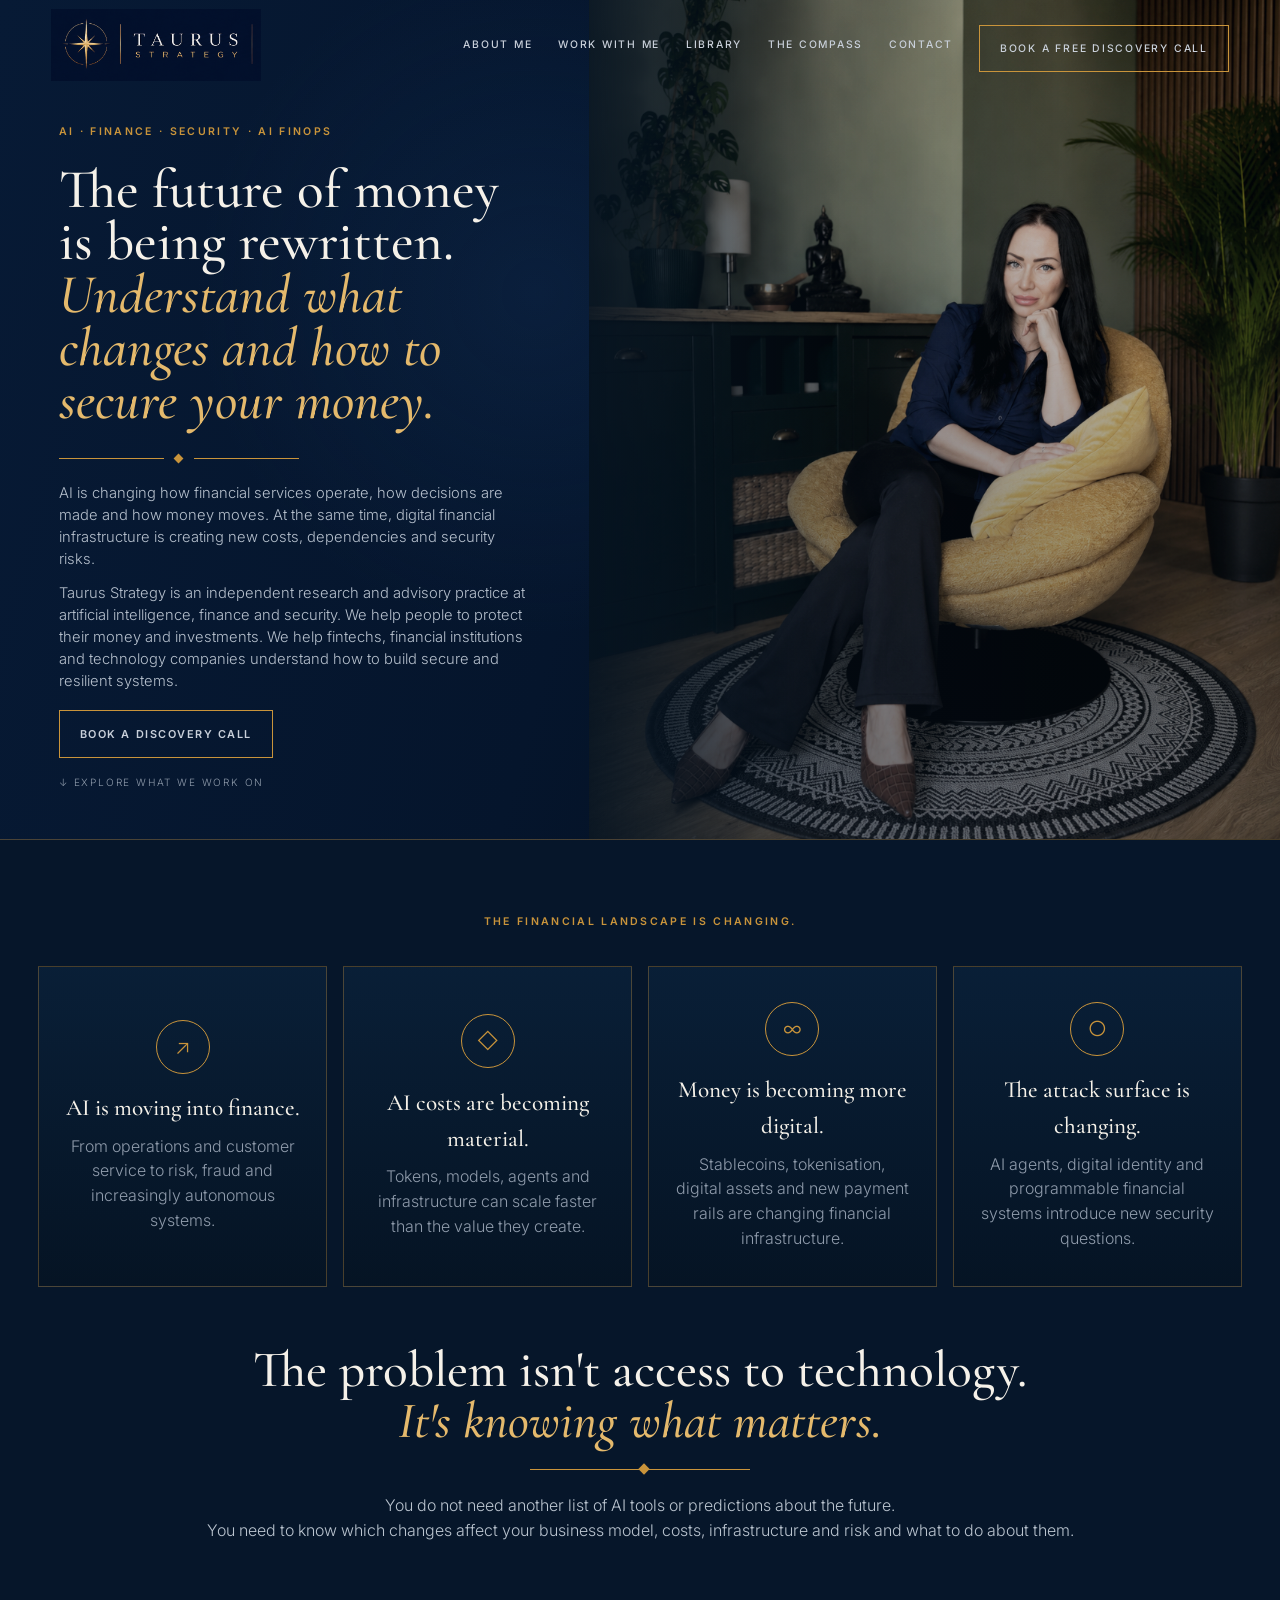
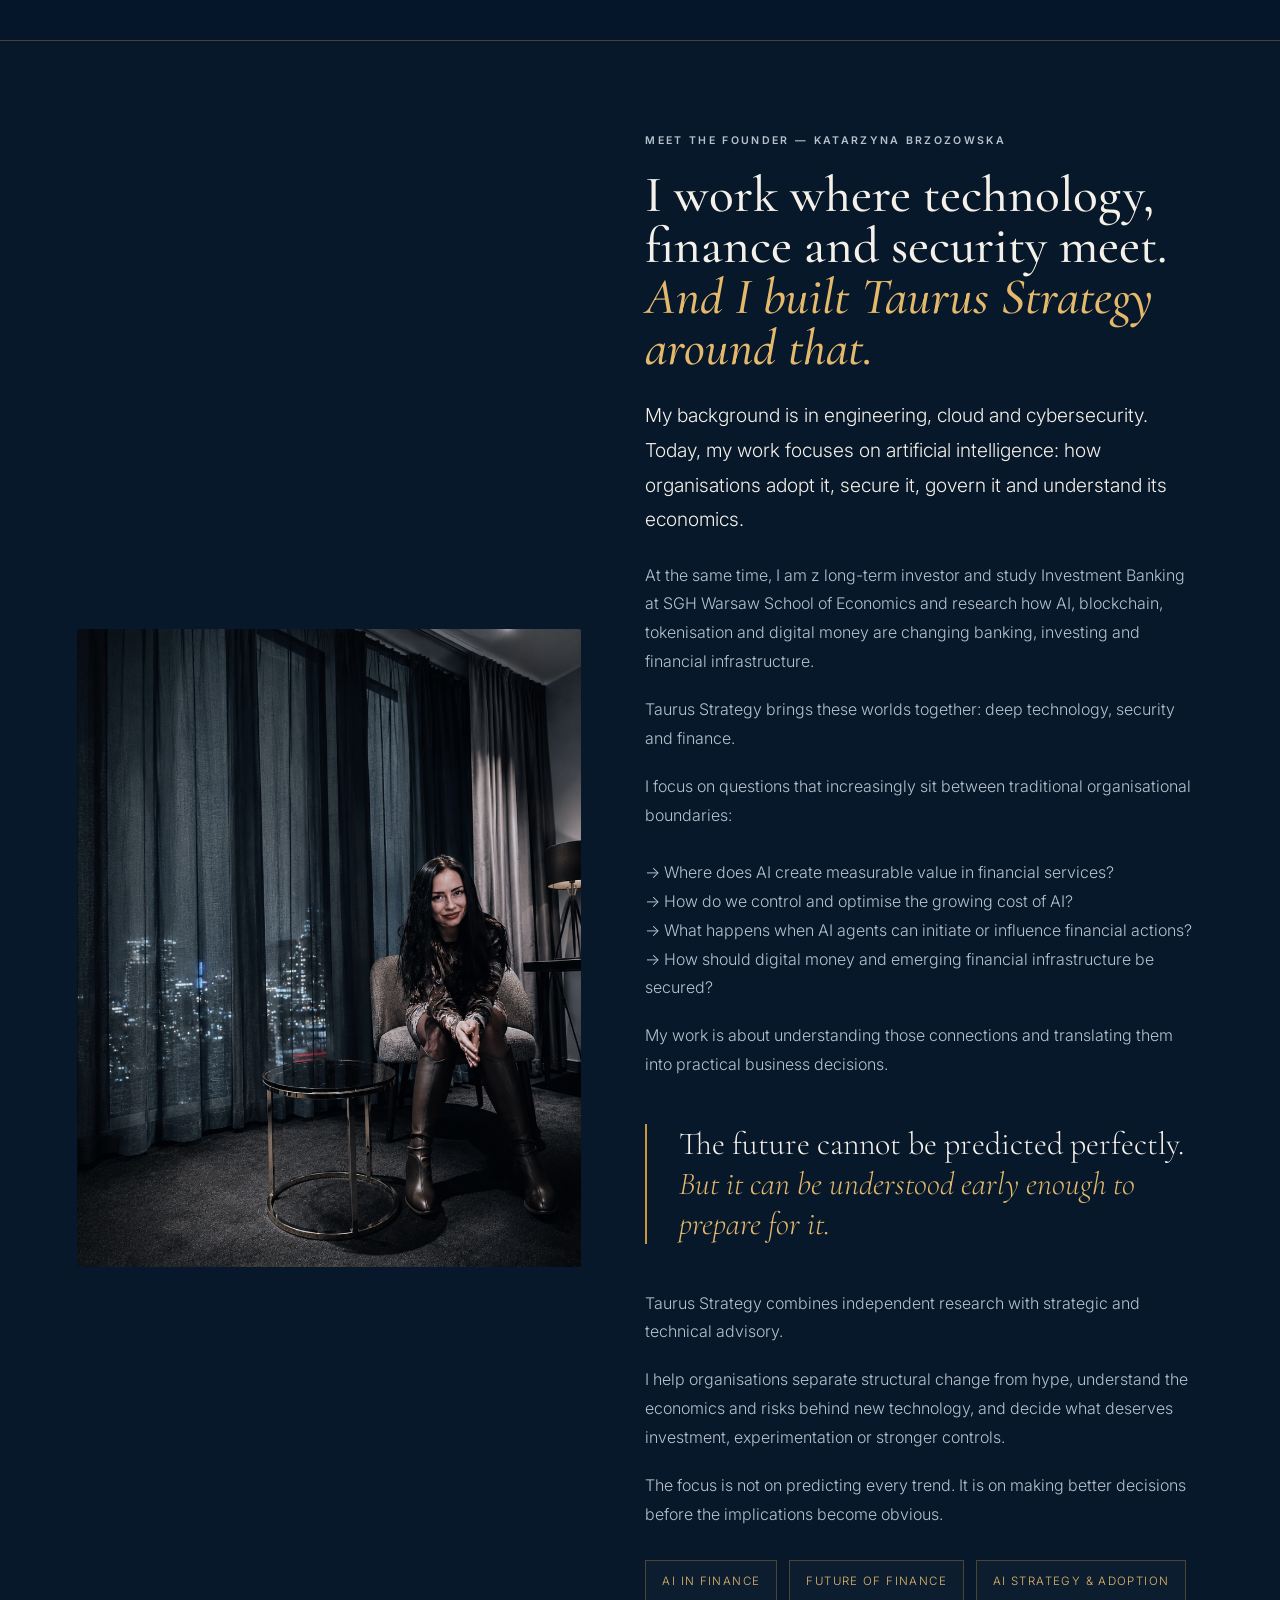
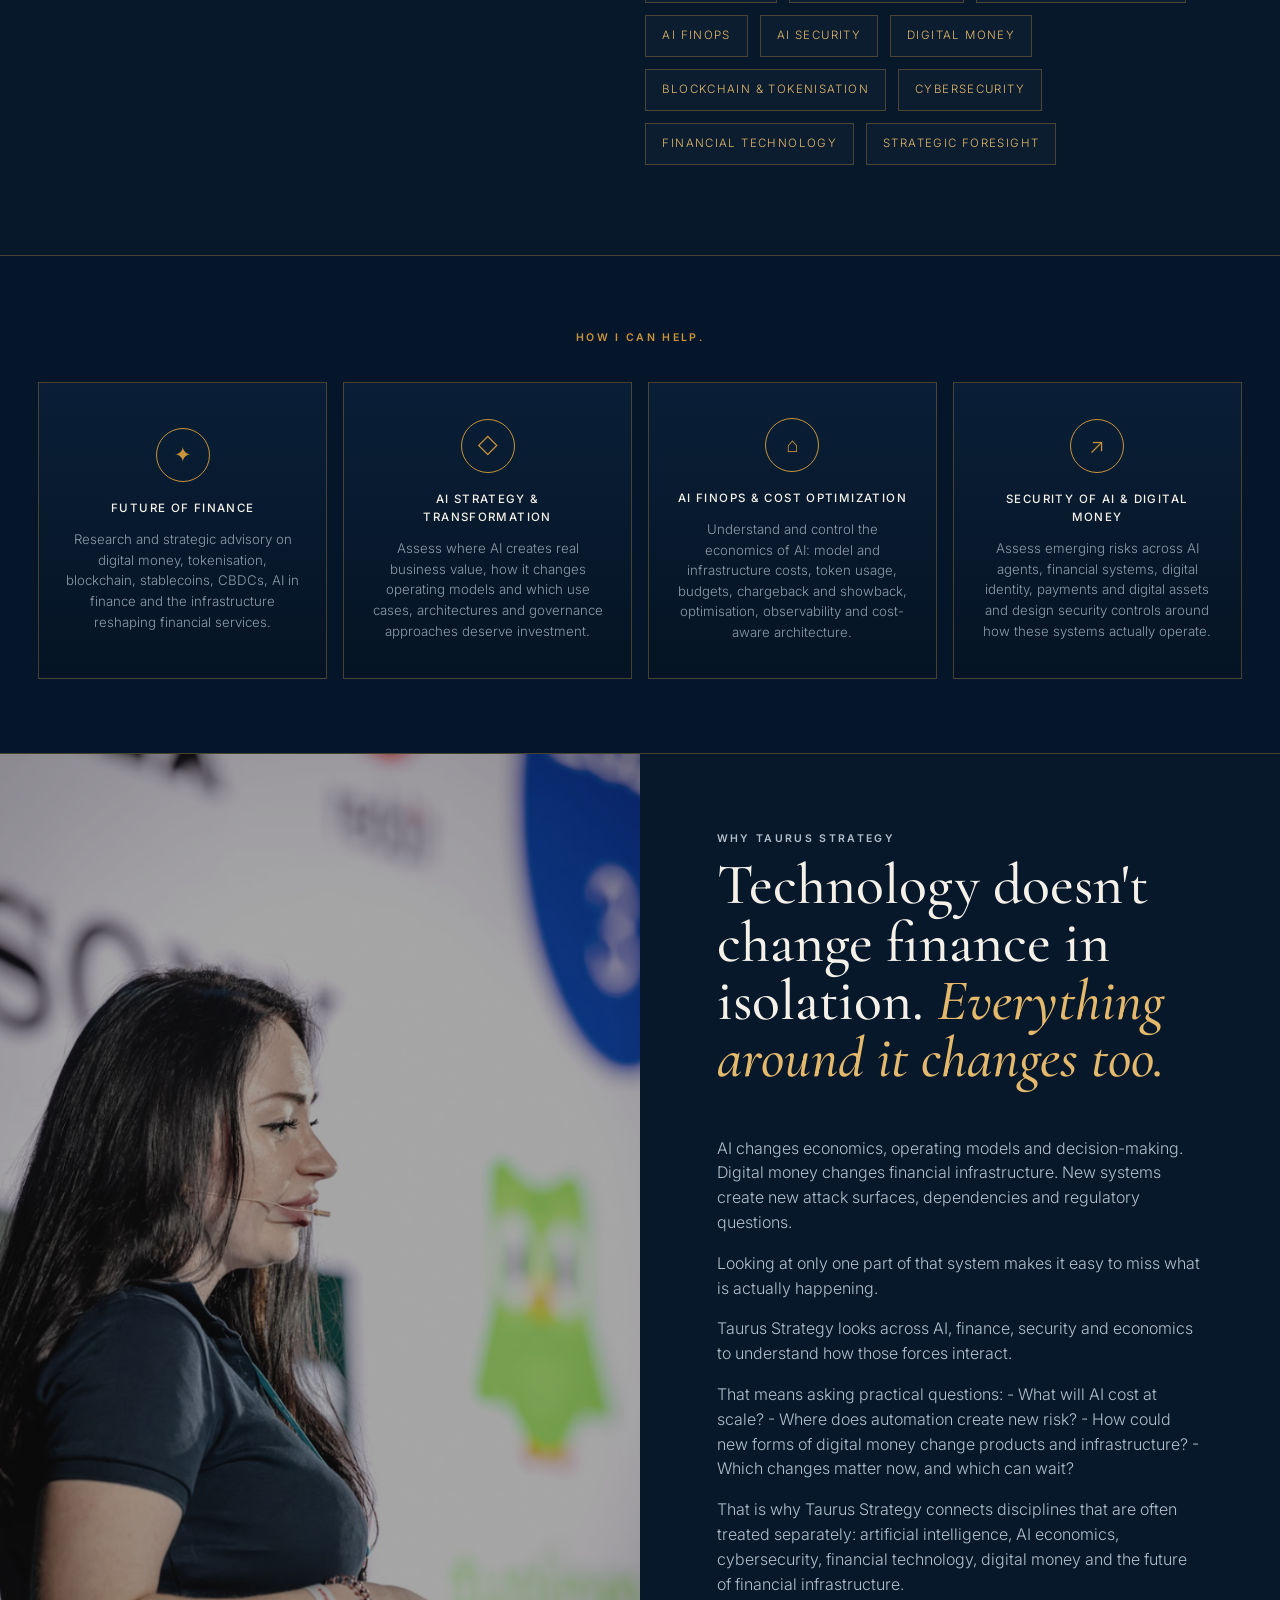
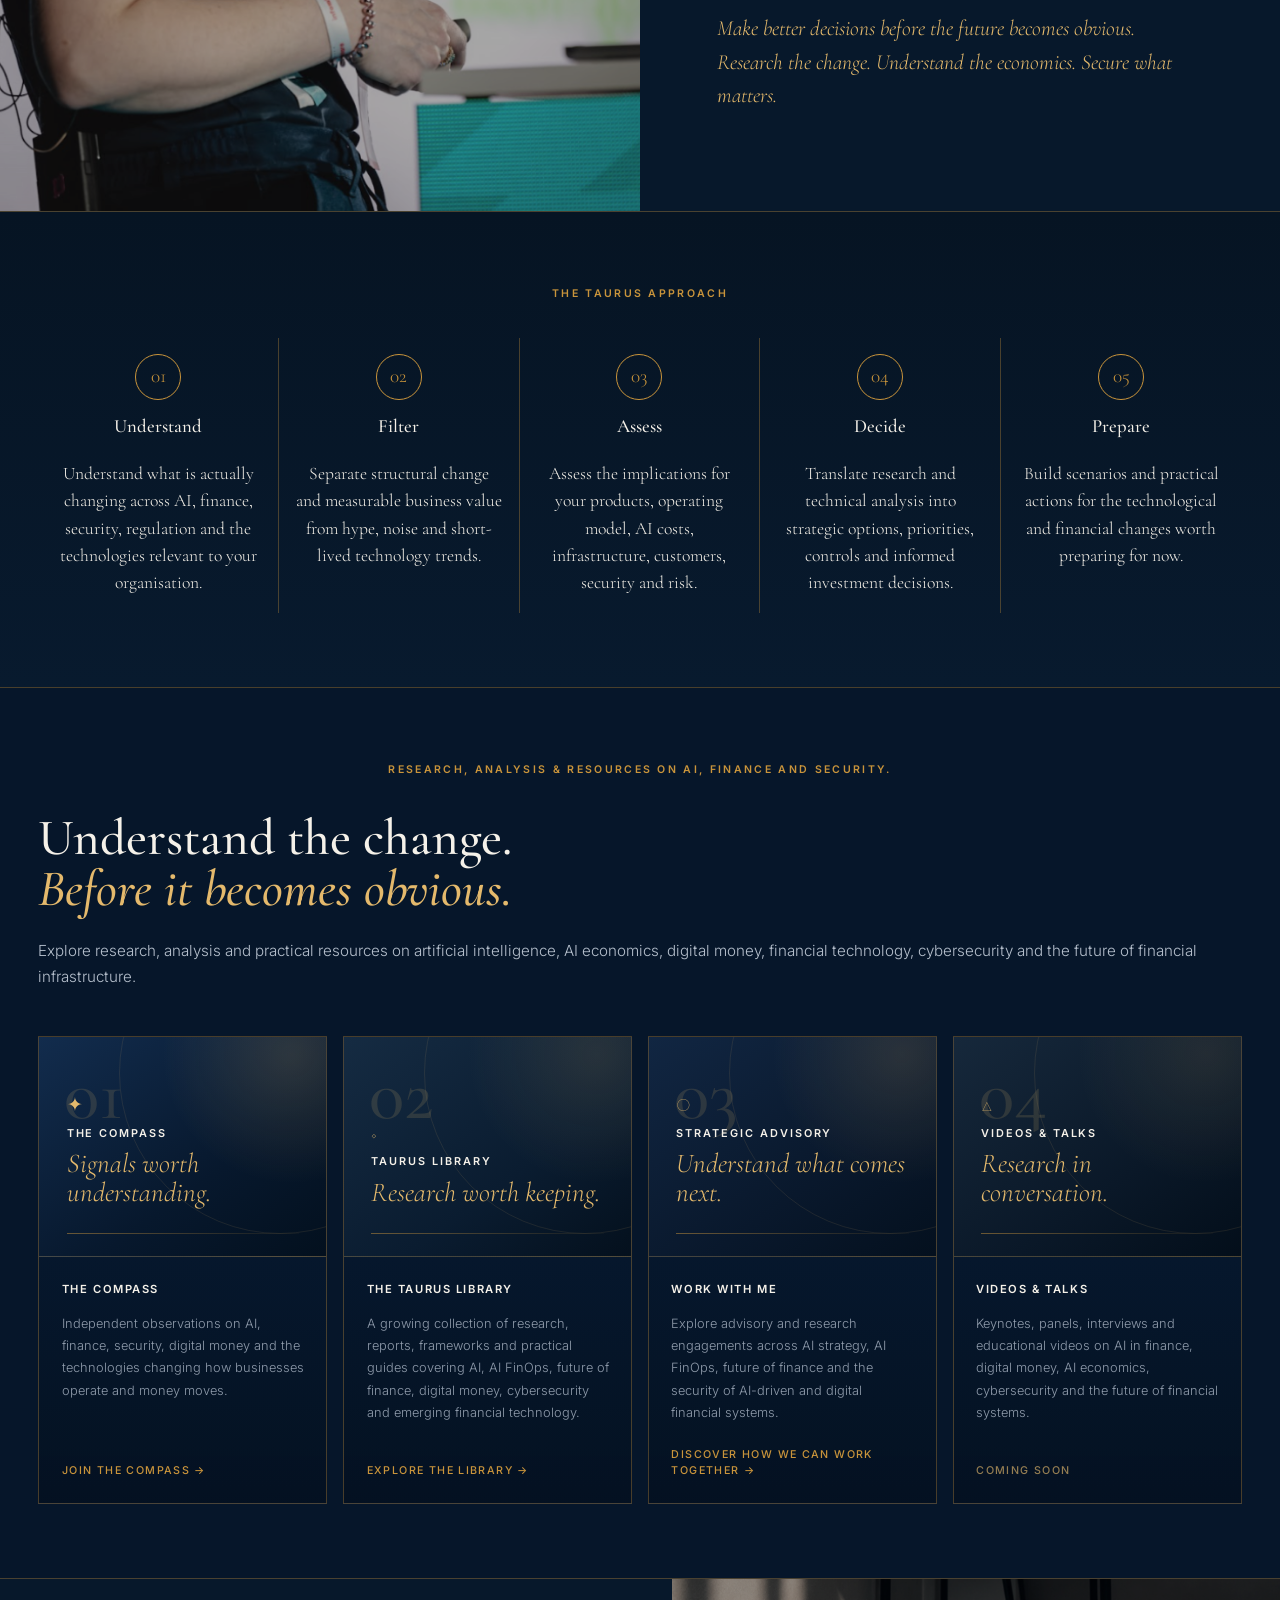
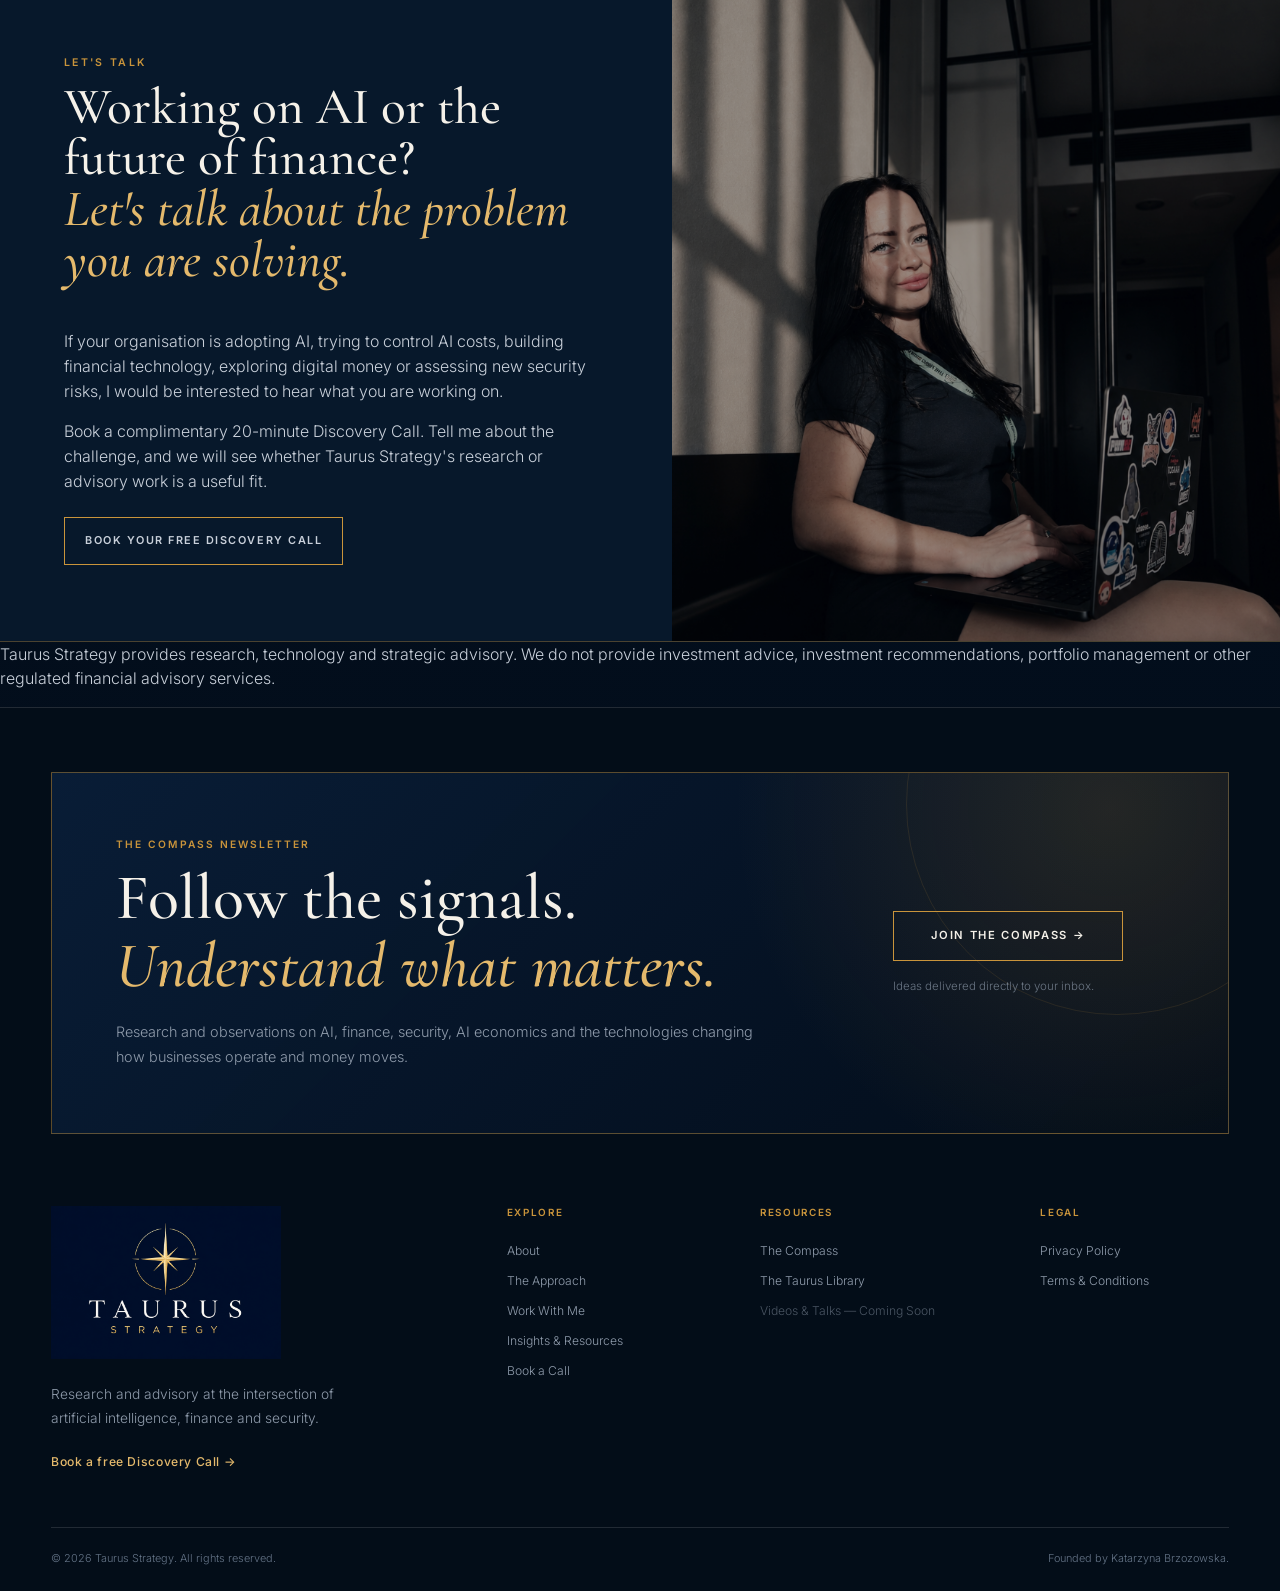
<file: index.html>
<!doctype html>
<html lang="en">
<head>
  <meta charset="utf-8">
  <meta name="viewport" content="width=device-width, initial-scale=1">

  <title>AI FinOps, AI Security & Finance Consulting | Taurus Strategy</title>

  <meta name="description"
        content="AI FinOps, AI security and financial technology consulting for fintechs, financial institutions and technology companies. Research and advisory on AI costs, digital money and the future of finance.">

  <meta name="theme-color" content="#06162a">

  <link rel="canonical" href="https://taurusstrategy.github.io/">

  <!-- Open Graph -->
  <meta property="og:title"
        content="AI FinOps, AI Security & Finance Consulting | Taurus Strategy">

  <meta property="og:description"
        content="Research and advisory at the intersection of AI, finance and security. AI FinOps, AI security, digital money and the future of financial technology.">

  <meta property="og:type" content="website">
  <meta property="og:url" content="https://taurusstrategy.github.io/">

  <!-- Structured Data -->
  <script type="application/ld+json">
  {
    "@context": "https://schema.org",
    "@type": "Organization",
    "name": "Taurus Strategy",
    "url": "https://taurusstrategy.github.io/",
    "description": "Independent research and advisory practice focused on artificial intelligence, finance, investing, AI FinOps and security.",
    "founder": {
      "@type": "Person",
      "name": "Katarzyna Brzozowska"
    },
    "knowsAbout": [
      "Artificial Intelligence",
      "AI FinOps",
      "AI Cost Optimization",
      "AI Security",
      "Financial Technology",
      "AI for Investing",
      "Digital Money",
      "Cybersecurity",
      "Blockchain",
      "Tokenisation",
      "Future of Finance"
    ]
  }
  </script>

  <link rel="preconnect" href="https://fonts.googleapis.com">
  <link rel="preconnect" href="https://fonts.gstatic.com" crossorigin>

  <link href="https://fonts.googleapis.com/css2?family=Cormorant+Garamond:ital,wght@0,500;0,600;1,500&family=Inter:wght@300;400;500;600&display=swap"
        rel="stylesheet">

  <link rel="stylesheet" href="styles.css">
  <script defer src="script.js"></script>
</head>

<body>

<a class="skip-link" href="#main">Skip to content</a>


<!-- HEADER -->

<header class="site-header">

  <a class="brand" href="index.html" aria-label="Taurus Strategy home">
    <img
      src="assets/taurus-logo-horizontal.png"
      alt="Taurus Strategy">
  </a>

  <button
    class="menu-toggle"
    type="button"
    aria-expanded="false"
    aria-controls="main-nav"
    aria-label="Open navigation">

    <span></span>
    <span></span>

  </button>

  <nav
    id="main-nav"
    class="main-nav"
    aria-label="Main navigation">

    <a href="index.html#about-me">
      About Me
    </a>

    <a href="index.html#work-with-me">
      Work With Me
    </a>

    <a href="library.html">
      Library
    </a>

    <a
      href="https://katarzynabrzozowska.kit.com/5793950dbb"
      target="_blank"
      rel="noopener noreferrer">
      The Compass
    </a>

    <a href="contact.html">
      Contact
    </a>

    <a
      class="button button-outline nav-cta"
      href="https://tidycal.com/katarzynabrzozowskapoland/20-minute-meeting-free"
      target="_blank"
      rel="noopener noreferrer">
      Book a Free Discovery Call
    </a>

  </nav>

</header>


<main id="main">


<!-- HERO -->

<section class="hero" id="top">

  <div class="hero-copy reveal">

    <p class="eyebrow">
      AI · FINANCE · SECURITY · AI FINOPS
    </p>

    <h1>
      The future of money is being rewritten.
      <em>Understand what changes and how to secure your money.</em>
    </h1>

    <div class="gold-divider"><span></span></div>

    <p class="hero-problem">
      AI is changing how financial services operate, how decisions are made
      and how money moves. At the same time, digital financial infrastructure
      is creating new costs, dependencies and security risks.
    </p>

    <p class="hero-summary">
      Taurus Strategy is an independent research and advisory practice at 
      artificial intelligence, finance and security.
      We help people to protect their money and investments.
      We help fintechs, financial institutions and technology companies
      understand how to build secure and resilient systems.
    </p>

    <a
      class="button button-outline"
      href="https://tidycal.com/katarzynabrzozowskapoland/20-minute-meeting-free"
      target="_blank"
      rel="noopener">
      Book a Discovery Call
    </a>

    <a class="scroll-link" href="#familiar">
      ↓ Explore what we work on
    </a>

  </div>


  <div class="hero-photo-wrap reveal">

    <img
      src="assets/katarzyna-portrait-01.jpeg"
      alt="Katarzyna Brzozowska, founder of Taurus Strategy">

    <div class="photo-overlay"></div>

  </div>

</section>


<!-- LANDSCAPE -->

<section class="familiar" id="familiar">

  <div class="section-label reveal">
    The financial landscape is changing.
  </div>


  <div class="familiar-grid">

    <article class="familiar-card reveal">

      <span class="icon">↗</span>

      <h3>AI is moving into finance.</h3>

      <p>
        From operations and customer service to risk, fraud
        and increasingly autonomous systems.
      </p>

    </article>


    <article class="familiar-card reveal">

      <span class="icon">◇</span>

      <h3>AI costs are becoming material.</h3>

      <p>
        Tokens, models, agents and infrastructure can scale
        faster than the value they create.
      </p>

    </article>


    <article class="familiar-card reveal">

      <span class="icon">∞</span>

      <h3>Money is becoming more digital.</h3>

      <p>
        Stablecoins, tokenisation, digital assets and new payment
        rails are changing financial infrastructure.
      </p>

    </article>


    <article class="familiar-card reveal">

      <span class="icon">○</span>

      <h3>The attack surface is changing.</h3>

      <p>
        AI agents, digital identity and programmable financial
        systems introduce new security questions.
      </p>

    </article>

  </div>


  <div class="mirror-statement reveal">

    <h2>
      The problem isn't access to technology.<br>
      <em>It's knowing what matters.</em>
    </h2>

    <div class="statement-line"></div>

    <p>
      You do not need another list of AI tools or predictions about the future.<br>
      You need to know which changes affect your business model, costs,
      infrastructure and risk and what to do about them.
    </p>

  </div>

</section>



<!-- FOUNDER -->

<section class="founder" id="about-me">

  <div class="founder-photo reveal">

    <img
      src="assets/katarzyna-portrait-01.jpg"
      alt="Katarzyna Brzozowska">

  </div>


  <div class="founder-copy reveal">

    <p class="eyebrow">
      Meet the Founder — Katarzyna Brzozowska
    </p>


    <h2>
      I work where technology, finance and security meet.
      <br>
      <em>And I built Taurus Strategy around that.</em>
    </h2>


    <p class="lead">
      My background is in engineering, cloud and cybersecurity.
      Today, my work focuses on artificial intelligence:
      how organisations adopt it, secure it, govern it and understand its economics.
    </p>


    <p>
      At the same time, I am z long-term investor and study Investment Banking 
      at SGH Warsaw School of Economics and research how AI, blockchain, 
      tokenisation and digital money are changing banking, investing and financial infrastructure.
    </p>


    <p>
      Taurus Strategy brings these worlds together:
      deep technology, security and finance.
    </p>


    <p>
      I focus on questions that increasingly sit between traditional
      organisational boundaries:
      <br><br>

      → Where does AI create measurable value in financial services?<br>
      → How do we control and optimise the growing cost of AI?<br>
      → What happens when AI agents can initiate or influence financial actions?<br>
      → How should digital money and emerging financial infrastructure be secured?
    </p>


    <p>
      My work is about understanding those connections and translating
      them into practical business decisions.
    </p>


    <blockquote>

      The future cannot be predicted perfectly.

      <br>

      <span>
        But it can be understood early enough to prepare for it.
      </span>

    </blockquote>


    <p>
      Taurus Strategy combines independent research with strategic
      and technical advisory.
    </p>

    <p>
      I help organisations separate structural change from hype,
      understand the economics and risks behind new technology,
      and decide what deserves investment, experimentation
      or stronger controls.
    </p>

    <p>
      The focus is not on predicting every trend.
      It is on making better decisions before the implications become obvious.
    </p>


    <div class="founder-tags">

      <span>AI in Finance</span>

      <span>Future of Finance</span>

      <span>AI Strategy & Adoption</span>

      <span>AI FinOps</span>

      <span>AI Security</span>

      <span>Digital Money</span>

      <span>Blockchain & Tokenisation</span>

      <span>Cybersecurity</span>

      <span>Financial Technology</span>

      <span>Strategic Foresight</span>

    </div>

  </div>

</section>



<!-- SERVICES -->

<section class="services" id="work-with-me">

  <div class="section-label reveal">
    How I can help.
  </div>


  <div class="service-grid">


    <article class="service-card reveal">

      <div class="service-icon">✦</div>

      <h3>Future of Finance</h3>

      <p>
        Research and strategic advisory on digital money, tokenisation,
        blockchain, stablecoins, CBDCs, AI in finance and the infrastructure
        reshaping financial services.
      </p>

    </article>


    <article class="service-card reveal">

      <div class="service-icon">◇</div>

      <h3>AI Strategy & Transformation</h3>

      <p>
        Assess where AI creates real business value, how it changes
        operating models and which use cases, architectures and governance
        approaches deserve investment.
      </p>

    </article>


    <article class="service-card reveal">

      <div class="service-icon">⌂</div>

      <h3>AI FinOps & Cost Optimization</h3>

      <p>
        Understand and control the economics of AI: model and infrastructure
        costs, token usage, budgets, chargeback and showback, optimisation,
        observability and cost-aware architecture.
      </p>

    </article>


    <article class="service-card reveal">

      <div class="service-icon">↗</div>

      <h3>Security of AI & Digital Money</h3>

      <p>
        Assess emerging risks across AI agents, financial systems,
        digital identity, payments and digital assets and design
        security controls around how these systems actually operate.
      </p>

    </article>


  </div>

</section>



<!-- WHY TAURUS -->

<section class="philosophy" id="about">

  <div class="philosophy-photo reveal">

    <img
      src="assets/katarzyna-portrait-02.jpeg"
      alt="Katarzyna Brzozowska">

  </div>


  <div class="philosophy-copy reveal">

    <p class="eyebrow">
      Why Taurus Strategy
    </p>


    <h2>
      Technology doesn't change finance in isolation.
      <em>Everything around it changes too.</em>
    </h2>


    <p class="lead">
      AI changes economics, operating models and decision-making.
      Digital money changes financial infrastructure.
      New systems create new attack surfaces, dependencies
      and regulatory questions.
    </p>


    <p>
      Looking at only one part of that system makes it easy
      to miss what is actually happening.
    </p>


    <p>
      Taurus Strategy looks across AI, finance, security and economics
      to understand how those forces interact.
    </p>


    <p>
      That means asking practical questions:
      - What will AI cost at scale?
      - Where does automation create new risk?
      - How could new forms of digital money change products and infrastructure?
      - Which changes matter now, and which can wait?
    </p>


    <p>
      That is why Taurus Strategy connects disciplines that are often
      treated separately: artificial intelligence, AI economics,
      cybersecurity, financial technology, digital money
      and the future of financial infrastructure.
    </p>


    <p class="gold-copy">

      Make better decisions before the future becomes obvious.

      <br>

      <span>
        Research the change. Understand the economics. Secure what matters.
      </span>

    </p>

  </div>

</section>



<!-- APPROACH -->

<section class="method" id="approach">

  <div class="section-label reveal">
    The Taurus Approach
  </div>


  <ol class="method-list">


    <li class="reveal">

      <span class="method-number">01</span>

      <div class="method-content">

        <h3>Understand</h3>

        <p>
          Understand what is actually changing across AI, finance,
          security, regulation and the technologies relevant
          to your organisation.
        </p>

      </div>

    </li>


    <li class="reveal">

      <span class="method-number">02</span>

      <div class="method-content">

        <h3>Filter</h3>

        <p>
          Separate structural change and measurable business value
          from hype, noise and short-lived technology trends.
        </p>

      </div>

    </li>


    <li class="reveal">

      <span class="method-number">03</span>

      <div class="method-content">

        <h3>Assess</h3>

        <p>
          Assess the implications for your products, operating model,
          AI costs, infrastructure, customers, security and risk.
        </p>

      </div>

    </li>


    <li class="reveal">

      <span class="method-number">04</span>

      <div class="method-content">

        <h3>Decide</h3>

        <p>
          Translate research and technical analysis into strategic
          options, priorities, controls and informed investment decisions.
        </p>

      </div>

    </li>


    <li class="reveal">

      <span class="method-number">05</span>

      <div class="method-content">

        <h3>Prepare</h3>

        <p>
          Build scenarios and practical actions for the technological
          and financial changes worth preparing for now.
        </p>

      </div>

    </li>


  </ol>

</section>



<!-- INSIGHTS -->

<section class="insights" id="insights">

  <div class="section-label reveal">
    Research, analysis & resources on AI, finance and security.
  </div>


  <h2 class="section-title reveal">
    Understand the change.<br>
    <em>Before it becomes obvious.</em>
  </h2>


  <p class="section-intro reveal">
    Explore research, analysis and practical resources on artificial
    intelligence, AI economics, digital money, financial technology,
    cybersecurity and the future of financial infrastructure.
  </p>


  <div class="insight-grid">


    <!-- THE COMPASS -->

    <article class="insight-card reveal">

      <div class="insight-cover insight-cover-compass">

        <span class="insight-number" aria-hidden="true">
          01
        </span>

        <div class="insight-cover-content">

          <span class="insight-cover-symbol" aria-hidden="true">
            ✦
          </span>

          <h4>
            The Compass
          </h4>

          <p>
            Signals worth understanding.
          </p>

        </div>

      </div>


      <div class="insight-card-content">

        <h3>
          The Compass
        </h3>

        <p>
          Independent observations on AI, finance, security,
          digital money and the technologies changing how
          businesses operate and money moves.
        </p>

        <a
          href="https://katarzynabrzozowska.kit.com/5793950dbb"
          target="_blank"
          rel="noopener noreferrer">
          Join The Compass →
        </a>

      </div>

    </article>



    <!-- LIBRARY -->

    <article class="insight-card reveal">

      <div class="insight-cover insight-cover-library">

        <span class="insight-number" aria-hidden="true">
          02
        </span>

        <div class="insight-cover-content">

          <span class="insight-cover-symbol" aria-hidden="true">
            ◇
          </span>

          <h4>
            Taurus Library
          </h4>

          <p>
            Research worth keeping.
          </p>

        </div>

      </div>


      <div class="insight-card-content">

        <h3>
          The Taurus Library
        </h3>

        <p>
          A growing collection of research, reports, frameworks
          and practical guides covering AI, AI FinOps, future of finance,
          digital money, cybersecurity and emerging financial technology.
        </p>

        <a href="library.html">
          Explore the library →
        </a>

      </div>

    </article>



    <!-- WORK WITH ME -->

    <article class="insight-card reveal">

      <div class="insight-cover insight-cover-advisory">

        <span class="insight-number" aria-hidden="true">
          03
        </span>

        <div class="insight-cover-content">

          <span class="insight-cover-symbol" aria-hidden="true">
            ○
          </span>

          <h4>
            Strategic Advisory
          </h4>

          <p>
            Understand what comes next.
          </p>

        </div>

      </div>


      <div class="insight-card-content">

        <h3>
          Work With Me
        </h3>

        <p>
          Explore advisory and research engagements across AI strategy,
          AI FinOps, future of finance and the security of AI-driven
          and digital financial systems.
        </p>

        <a href="index.html#work-with-me">
          Discover how we can work together →
        </a>

      </div>

    </article>



    <!-- VIDEOS & TALKS -->

    <article class="insight-card reveal">

      <div class="insight-cover insight-cover-videos">

        <span class="insight-number" aria-hidden="true">
          04
        </span>

        <div class="insight-cover-content">

          <span class="insight-cover-symbol" aria-hidden="true">
            △
          </span>

          <h4>
            Videos & Talks
          </h4>

          <p>
            Research in conversation.
          </p>

        </div>

      </div>


      <div class="insight-card-content">

        <h3>
          Videos & Talks
        </h3>

        <p>
          Keynotes, panels, interviews and educational videos
          on AI in finance, digital money, AI economics,
          cybersecurity and the future of financial systems.
        </p>

        <span class="coming-soon">
          Coming Soon
        </span>

      </div>

    </article>


  </div>

</section>



<!-- CTA -->

<section class="cta" id="book">

  <div class="cta-copy reveal">

    <p class="eyebrow">
      Let's Talk
    </p>


    <h2>
      Working on AI or the future of finance?
      <br>
      <em>Let's talk about the problem you are solving.</em>
    </h2>


    <p class="cta-text">
      If your organisation is adopting AI, trying to control AI costs,
      building financial technology, exploring digital money
      or assessing new security risks, I would be interested
      to hear what you are working on.
    </p>


    <p class="cta-text">
      Book a complimentary 20-minute Discovery Call.
      Tell me about the challenge, and we will see whether
      Taurus Strategy's research or advisory work is a useful fit.
    </p>


    <a
      class="button button-outline"
      href="https://tidycal.com/katarzynabrzozowskapoland/20-minute-meeting-free"
      target="_blank"
      rel="noopener noreferrer">

      Book Your Free Discovery Call

    </a>

  </div>


  <div class="cta-photo reveal">

    <img
      src="assets/katarzyna-portrait-03.jpeg"
      alt="Katarzyna Brzozowska">

  </div>

</section>


<!-- ADVISORY DISCLAIMER -->

<section class="advisory-disclaimer" aria-label="Advisory scope">

  <p>
    Taurus Strategy provides research, technology and strategic advisory.
    We do not provide investment advice, investment recommendations,
    portfolio management or other regulated financial advisory services.
  </p>

</section>


</main>



<!-- FOOTER -->

<footer class="site-footer" id="contact">


  <!-- FEATURED NEWSLETTER -->

  <div class="footer-newsletter reveal">

    <div class="footer-newsletter-copy">

      <p class="footer-newsletter-label">
        The Compass Newsletter
      </p>

      <h2>
        Follow the signals.<br>
        <em>Understand what matters.</em>
      </h2>

      <p>
        Research and observations on AI, finance, security,
        AI economics and the technologies changing how
        businesses operate and money moves.
      </p>

    </div>


    <div class="footer-newsletter-action">

      <a
        class="button newsletter-button"
        href="https://katarzynabrzozowska.kit.com/5793950dbb"
        target="_blank"
        rel="noopener noreferrer">

        Join The Compass →

      </a>

      <span>
        Ideas delivered directly to your inbox.
      </span>

    </div>

  </div>



  <div class="footer-main">


    <!-- BRAND -->

    <div class="footer-brand">

      <img
        src="assets/taurus-logo.png"
        alt="Taurus Strategy">

      <p class="footer-brand-copy">
        Research and advisory at the intersection of
        artificial intelligence, finance and security.
      </p>

      <a
        class="footer-discovery-link"
        href="https://tidycal.com/katarzynabrzozowskapoland/20-minute-meeting-free"
        target="_blank"
        rel="noopener noreferrer">

        Book a free Discovery Call →

      </a>

    </div>



    <!-- EXPLORE -->

    <div class="footer-column">

      <h3>Explore</h3>

      <a href="index.html#about-me">
        About
      </a>

      <a href="index.html#approach">
        The Approach
      </a>

      <a href="index.html#work-with-me">
        Work With Me
      </a>

      <a href="index.html#insights">
        Insights & Resources
      </a>

      <a href="#book">
        Book a Call
      </a>

    </div>



    <!-- RESOURCES -->

    <div class="footer-column">

      <h3>Resources</h3>

      <a
        href="https://katarzynabrzozowska.kit.com/5793950dbb"
        target="_blank"
        rel="noopener noreferrer">

        The Compass

      </a>

      <a href="library.html">
        The Taurus Library
      </a>

      <span class="footer-link-disabled">
        Videos & Talks — Coming Soon
      </span>

    </div>



    <!-- LEGAL -->

    <div class="footer-column">

      <h3>Legal</h3>

      <a href="privacy-policy.html">
        Privacy Policy
      </a>

      <a href="terms-and-conditions.html">
        Terms & Conditions
      </a>

    </div>

  </div>



  <!-- BOTTOM BAR -->

  <div class="footer-bottom">

    <p>
      © 2026 Taurus Strategy. All rights reserved.
    </p>

    <p>
      Founded by Katarzyna Brzozowska.
    </p>

  </div>


</footer>


</body>
</html>
</file>
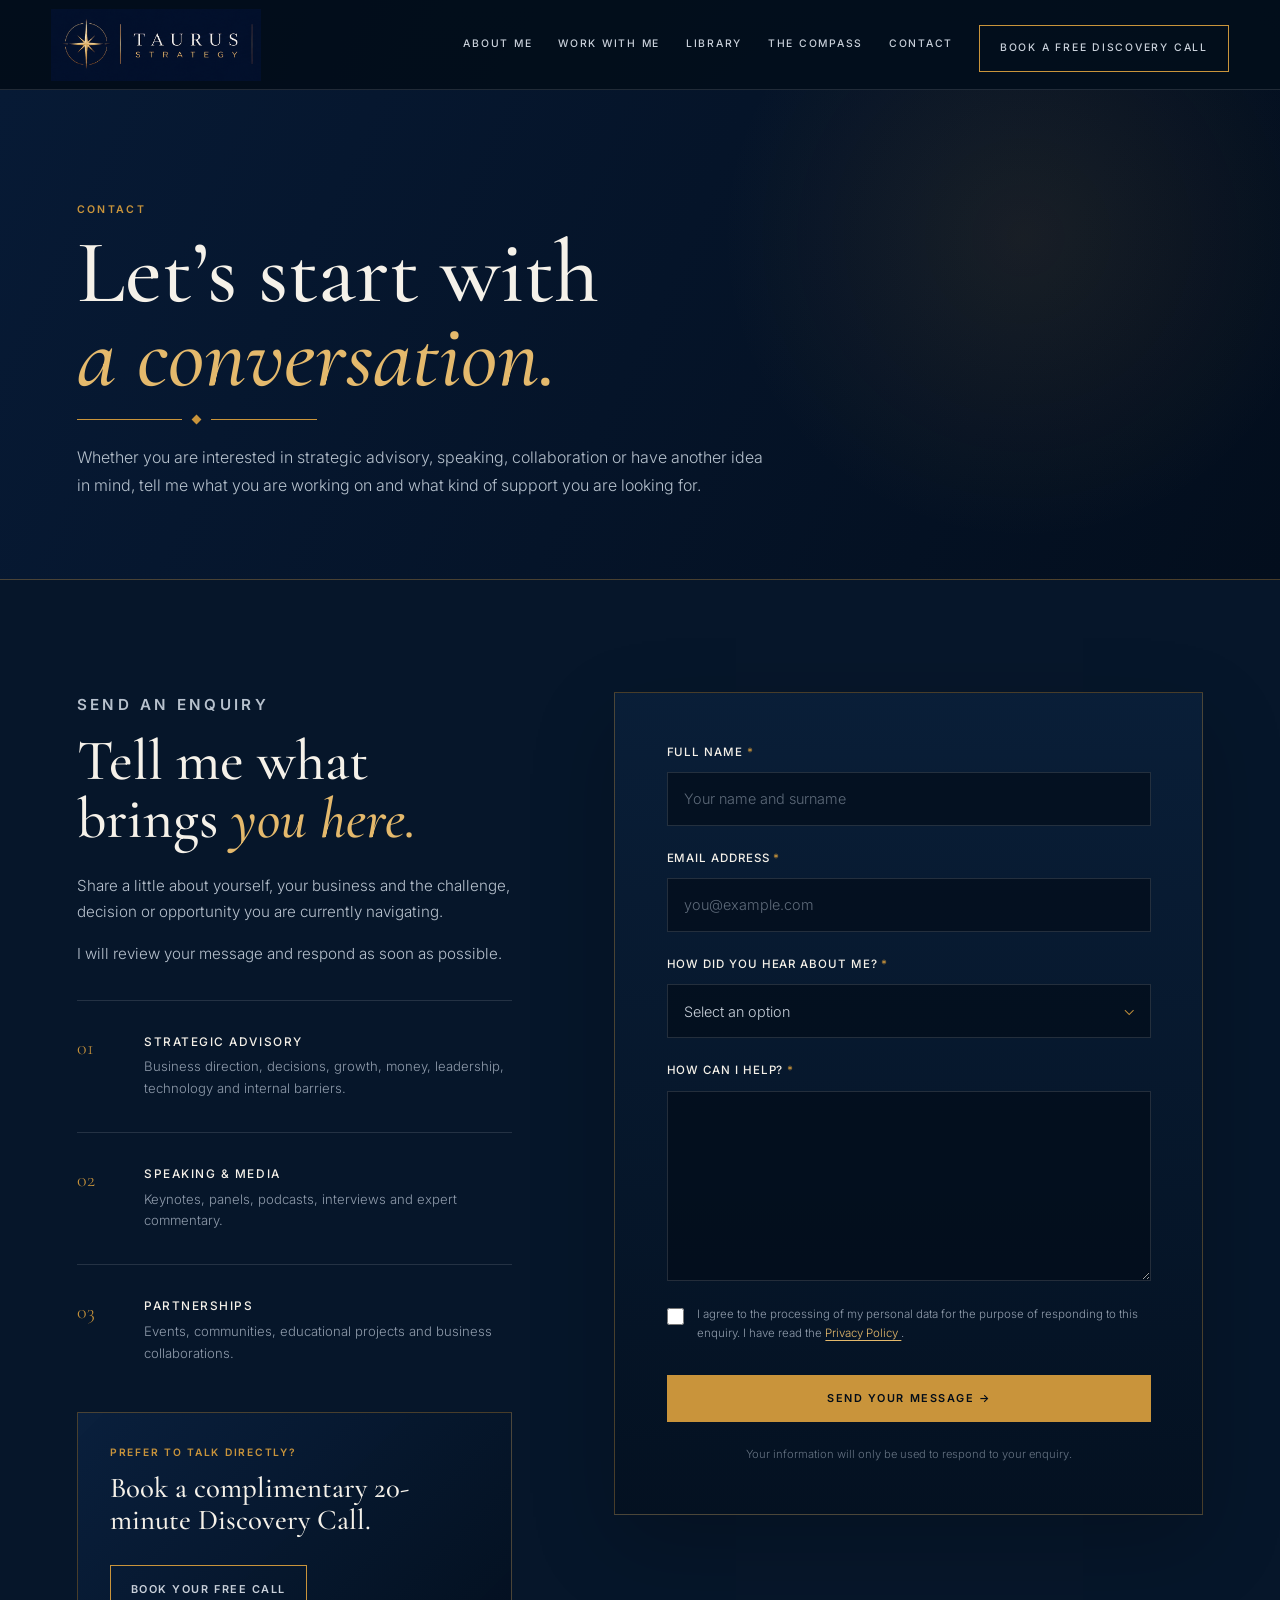
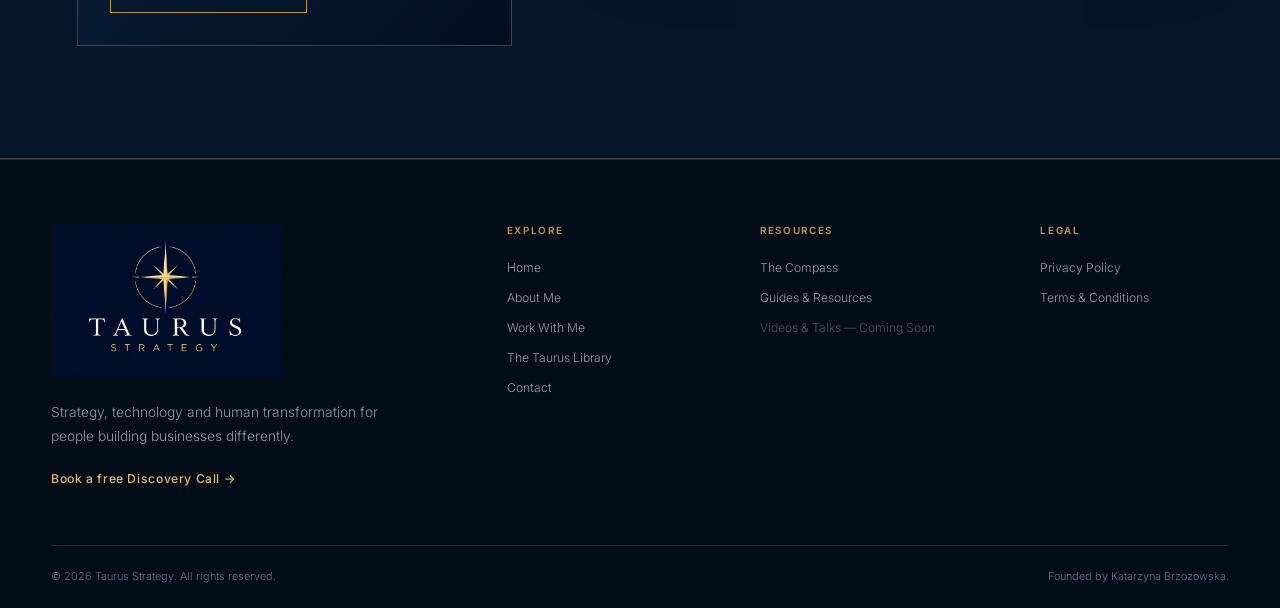
<file: contact.html>
<!doctype html>
<html lang="en">

<head>
  <meta charset="utf-8">

  <meta
    name="viewport"
    content="width=device-width, initial-scale=1">

  <meta
    name="description"
    content="Contact Katarzyna Brzozowska and Taurus Strategy regarding strategic advisory, speaking, partnerships or other enquiries.">

  <meta
    name="theme-color"
    content="#06162a">

  <title>
    Contact | Taurus Strategy
  </title>

  <link
    rel="preconnect"
    href="https://fonts.googleapis.com">

  <link
    rel="preconnect"
    href="https://fonts.gstatic.com"
    crossorigin>

  <link
    href="https://fonts.googleapis.com/css2?family=Cormorant+Garamond:ital,wght@0,500;0,600;1,500&family=Inter:wght@300;400;500;600&display=swap"
    rel="stylesheet">

  <link
    rel="stylesheet"
    href="styles.css">

  <script
    defer
    src="script.js">
  </script>
</head>


<body class="contact-page">

  <a
    class="skip-link"
    href="#main">
    Skip to content
  </a>


  <!-- =========================
       HEADER
  ========================== -->

  <header class="site-header page-header">

    <a
      class="brand"
      href="index.html"
      aria-label="Taurus Strategy home">

      <img
        src="assets/taurus-logo-horizontal.png"
        alt="Taurus Strategy">

    </a>


    <button
      class="menu-toggle"
      type="button"
      aria-expanded="false"
      aria-controls="main-nav"
      aria-label="Open navigation">

      <span></span>
      <span></span>

    </button>


    <nav
      id="main-nav"
      class="main-nav"
      aria-label="Main navigation">

      <a href="about.html">
        About Me
      </a>

      <a href="work-with-me.html">
        Work With Me
      </a>

      <a href="library.html">
        Library
      </a>

      <a
        href="https://katarzynabrzozowska.kit.com/5793950dbb"
        target="_blank"
        rel="noopener noreferrer">
        The Compass
      </a>

      <a
        href="contact.html"
        aria-current="page">
        Contact
      </a>

      <a
        class="button button-outline nav-cta"
        href="https://tidycal.com/katarzynabrzozowskapoland/20-minute-meeting-free"
        target="_blank"
        rel="noopener noreferrer">
        Book a Free Discovery Call
      </a>

    </nav>

  </header>


  <main id="main">


    <!-- =========================
         CONTACT HERO
    ========================== -->

    <section class="contact-hero">

      <div class="contact-hero-copy reveal">

        <p class="eyebrow">
          Contact
        </p>

        <h1>
          Let’s start with
          <em>a conversation.</em>
        </h1>

        <div class="gold-divider">
          <span></span>
        </div>

        <p class="contact-hero-lead">
          Whether you are interested in strategic advisory, speaking,
          collaboration or have another idea in mind, tell me what you
          are working on and what kind of support you are looking for.
        </p>

      </div>

    </section>


    <!-- =========================
         CONTACT CONTENT
    ========================== -->

    <section class="contact-section">

      <div class="contact-layout">


        <!-- LEFT COLUMN -->

        <div class="contact-intro reveal">

          <p class="eyebrow">
            Send an enquiry
          </p>

          <h2>
            Tell me what brings
            <em>you here.</em>
          </h2>

          <p>
            Share a little about yourself, your business and the challenge,
            decision or opportunity you are currently navigating.
          </p>

          <p>
            I will review your message and respond as soon as possible.
          </p>


          <div class="contact-option">

            <span class="contact-option-number">
              01
            </span>

            <div>
              <h3>
                Strategic advisory
              </h3>

              <p>
                Business direction, decisions, growth, money,
                leadership, technology and internal barriers.
              </p>
            </div>

          </div>


          <div class="contact-option">

            <span class="contact-option-number">
              02
            </span>

            <div>
              <h3>
                Speaking & media
              </h3>

              <p>
                Keynotes, panels, podcasts, interviews and expert commentary.
              </p>
            </div>

          </div>


          <div class="contact-option">

            <span class="contact-option-number">
              03
            </span>

            <div>
              <h3>
                Partnerships
              </h3>

              <p>
                Events, communities, educational projects and business collaborations.
              </p>
            </div>

          </div>


          <div class="contact-discovery">

            <p class="contact-discovery-label">
              Prefer to talk directly?
            </p>

            <h3>
              Book a complimentary
              20-minute Discovery Call.
            </h3>

            <a
              class="button button-outline"
              href="https://tidycal.com/katarzynabrzozowskapoland/20-minute-meeting-free"
              target="_blank"
              rel="noopener noreferrer">
              Book Your Free Call
            </a>

          </div>

        </div>


        <!-- FORM -->

        <div class="contact-form-wrapper reveal">

          <form
            class="contact-form"
            action="https://formspree.io/f/YOUR_FORM_ID"
            method="POST">

            <input
              type="hidden"
              name="_subject"
              value="New enquiry from Taurus Strategy website">


            <!-- NAME -->

            <div class="form-field">

              <label for="full-name">
                Full name
                <span aria-hidden="true">*</span>
              </label>

              <input
                id="full-name"
                name="full_name"
                type="text"
                autocomplete="name"
                placeholder="Your name and surname"
                required>

            </div>


            <!-- EMAIL -->

            <div class="form-field">

              <label for="email">
                Email address
                <span aria-hidden="true">*</span>
              </label>

              <input
                id="email"
                name="email"
                type="email"
                autocomplete="email"
                placeholder="you@example.com"
                required>

            </div>


            <!-- SOURCE -->

            <div class="form-field">

              <label for="source">
                How did you hear about me?
                <span aria-hidden="true">*</span>
              </label>

              <div class="select-wrapper">

                <select
                  id="source"
                  name="source"
                  required>

                  <option
                    value=""
                    selected
                    disabled>
                    Select an option
                  </option>

                  <option value="LinkedIn">
                    LinkedIn
                  </option>

                  <option value="Recommendation">
                    Recommendation
                  </option>

                  <option value="Google">
                    Google
                  </option>

                  <option value="Facebook">
                    Facebook
                  </option>

                  <option value="Conference or event">
                    Conference or event
                  </option>

                  <option value="Newsletter">
                    The Compass newsletter
                  </option>

                  <option value="Other">
                    Other
                  </option>

                </select>

              </div>

            </div>


            <!-- MESSAGE -->

            <div class="form-field">

              <label for="message">
                How can I help?
                <span aria-hidden="true">*</span>
              </label>

              <textarea
                id="message"
                name="message"
                rows="8"
                placeholder="Tell me about your business, current situation and what you would like to change or create."
                required>
              </textarea>

            </div>


            <!-- PRIVACY CONSENT -->

            <div class="form-consent">

              <input
                id="privacy-consent"
                name="privacy_consent"
                type="checkbox"
                value="Accepted"
                required>

              <label for="privacy-consent">
                I agree to the processing of my personal data for the
                purpose of responding to this enquiry. I have read the
                <a href="privacy-policy.html">
                  Privacy Policy
                </a>.
              </label>

            </div>


            <!-- SUBMIT -->

            <button
              class="button contact-submit"
              type="submit">
              Send Your Message →
            </button>


            <p class="form-note">
              Your information will only be used to respond to your enquiry.
            </p>

          </form>

        </div>

      </div>

    </section>

  </main>


  <!-- =========================
       FOOTER
  ========================== -->

  <footer class="site-footer contact-footer">


    <div class="footer-main">

      <div class="footer-brand">

        <img
          src="assets/taurus-logo.png"
          alt="Taurus Strategy">

        <p class="footer-brand-copy">
          Strategy, technology and human transformation
          for people building businesses differently.
        </p>

        <a
          class="footer-discovery-link"
          href="https://tidycal.com/katarzynabrzozowskapoland/20-minute-meeting-free"
          target="_blank"
          rel="noopener noreferrer">
          Book a free Discovery Call →
        </a>

      </div>


      <div class="footer-column">

        <h3>
          Explore
        </h3>

        <a href="index.html">
          Home
        </a>

        <a href="about.html">
          About Me
        </a>

        <a href="work-with-me.html">
          Work With Me
        </a>

        <a href="library.html">
          The Taurus Library
        </a>

        <a href="contact.html">
          Contact
        </a>

      </div>


      <div class="footer-column">

        <h3>
          Resources
        </h3>

        <a
          href="https://katarzynabrzozowska.kit.com/5793950dbb"
          target="_blank"
          rel="noopener noreferrer">
          The Compass
        </a>

        <a href="library.html">
          Guides & Resources
        </a>

        <span class="footer-link-disabled">
          Videos & Talks — Coming Soon
        </span>

      </div>


      <div class="footer-column">

        <h3>
          Legal
        </h3>

        <a href="privacy-policy.html">
          Privacy Policy
        </a>

        <a href="terms-and-conditions.html">
          Terms & Conditions
        </a>

      </div>

    </div>


    <div class="footer-bottom">

      <p>
        © 2026 Taurus Strategy. All rights reserved.
      </p>

      <p>
        Founded by Katarzyna Brzozowska.
      </p>

    </div>

  </footer>

</body>
</html>
</file>
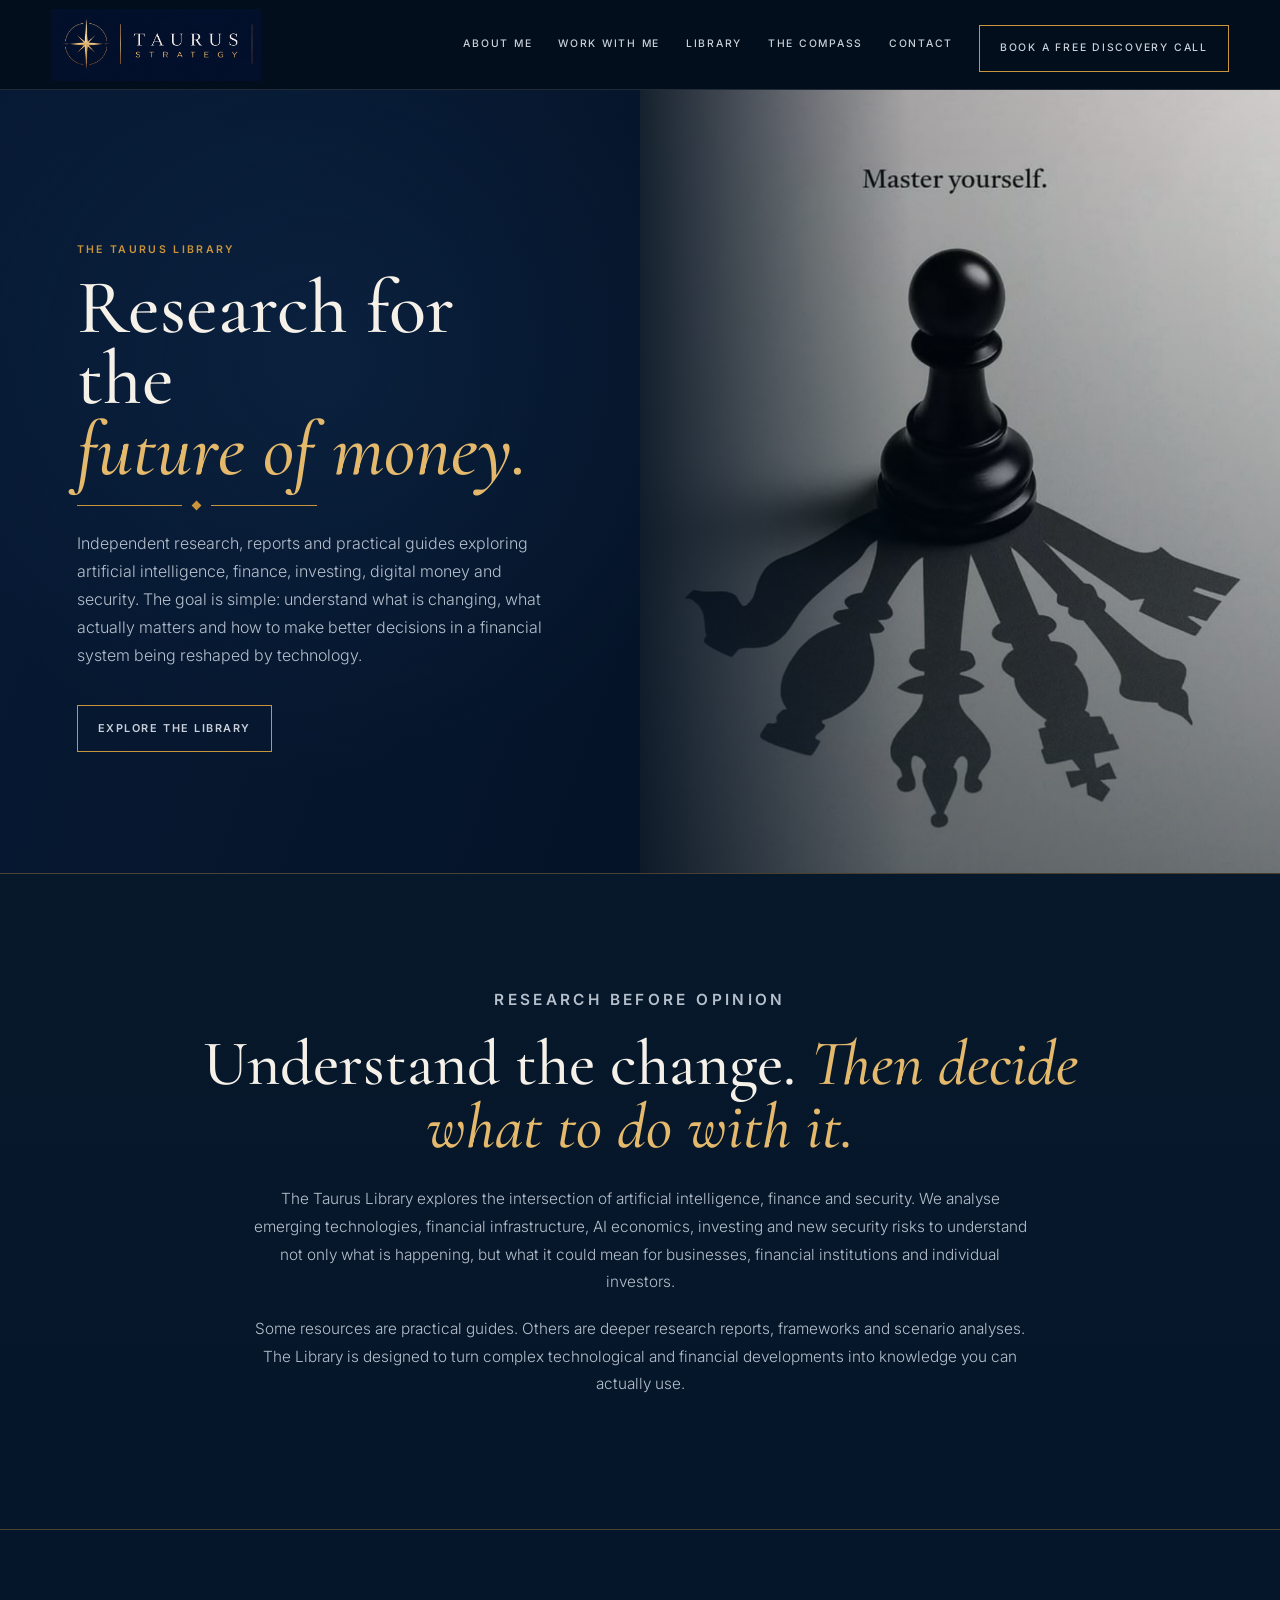
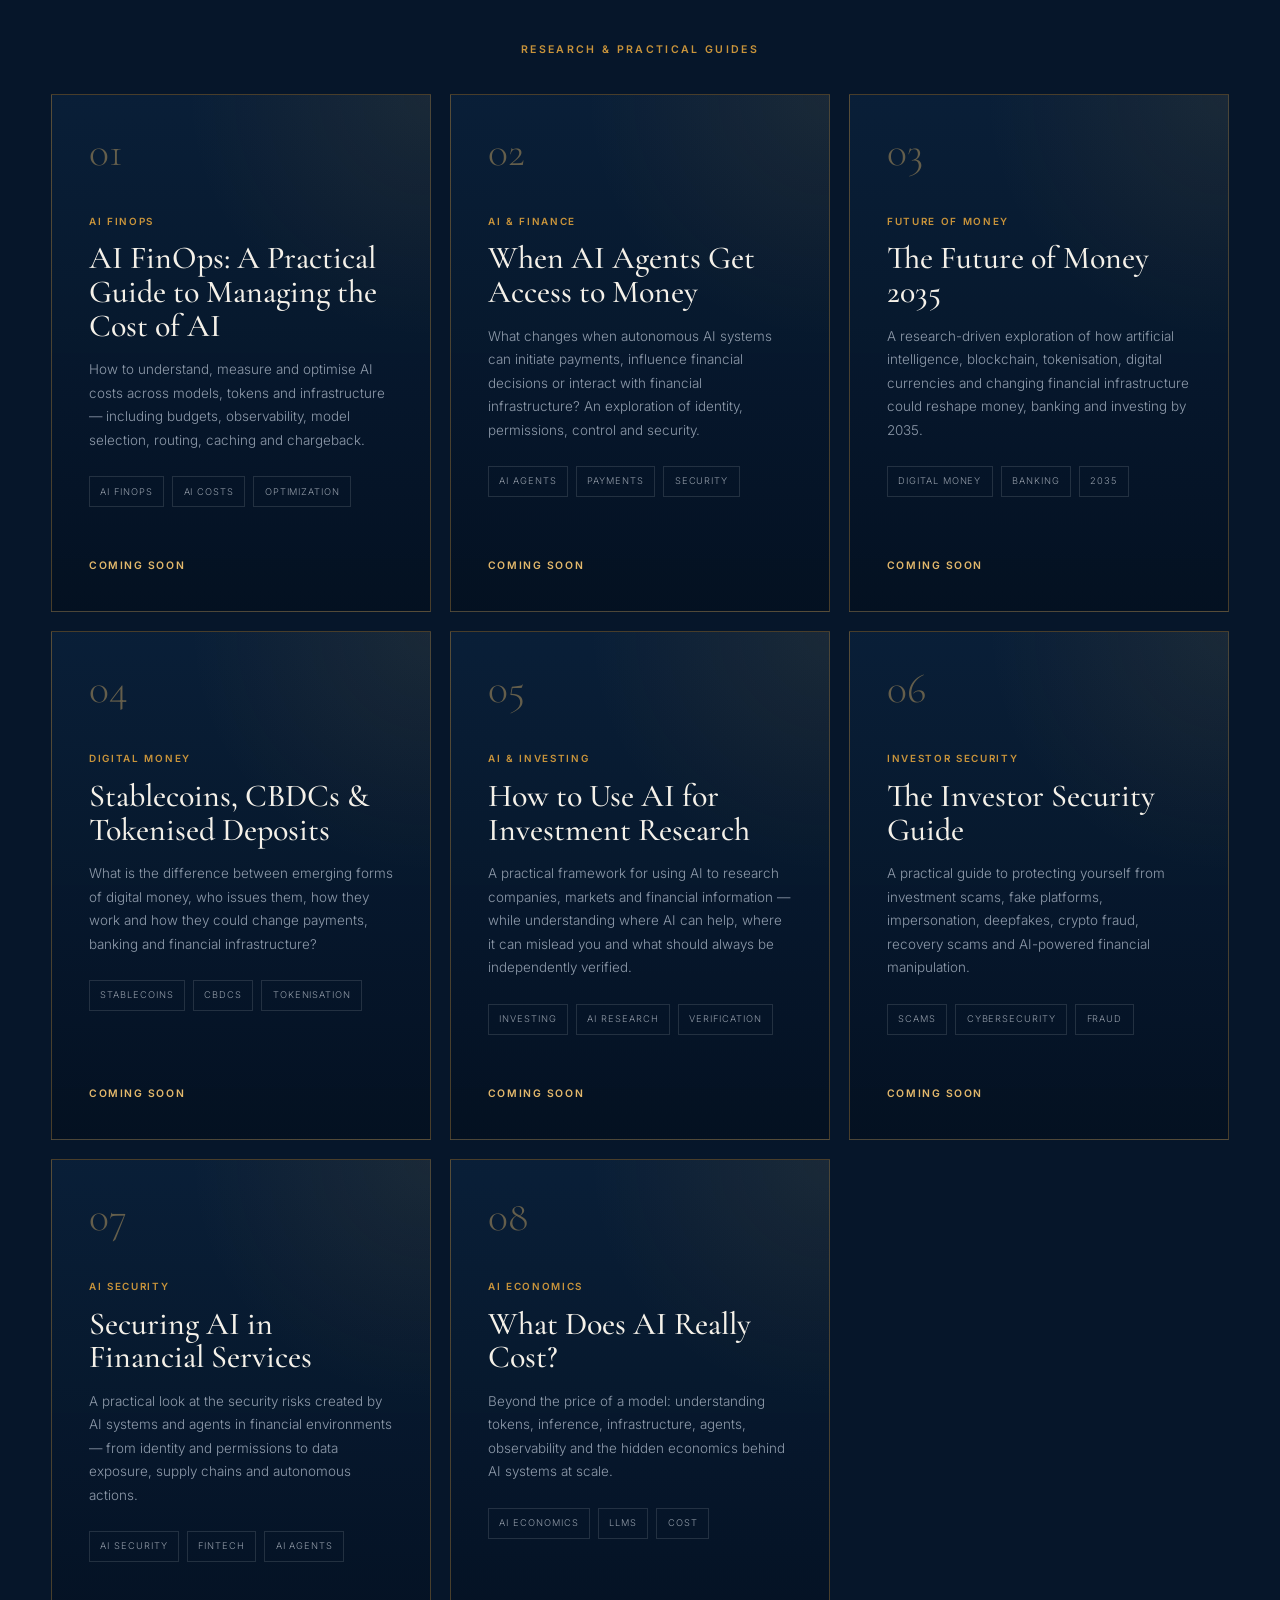
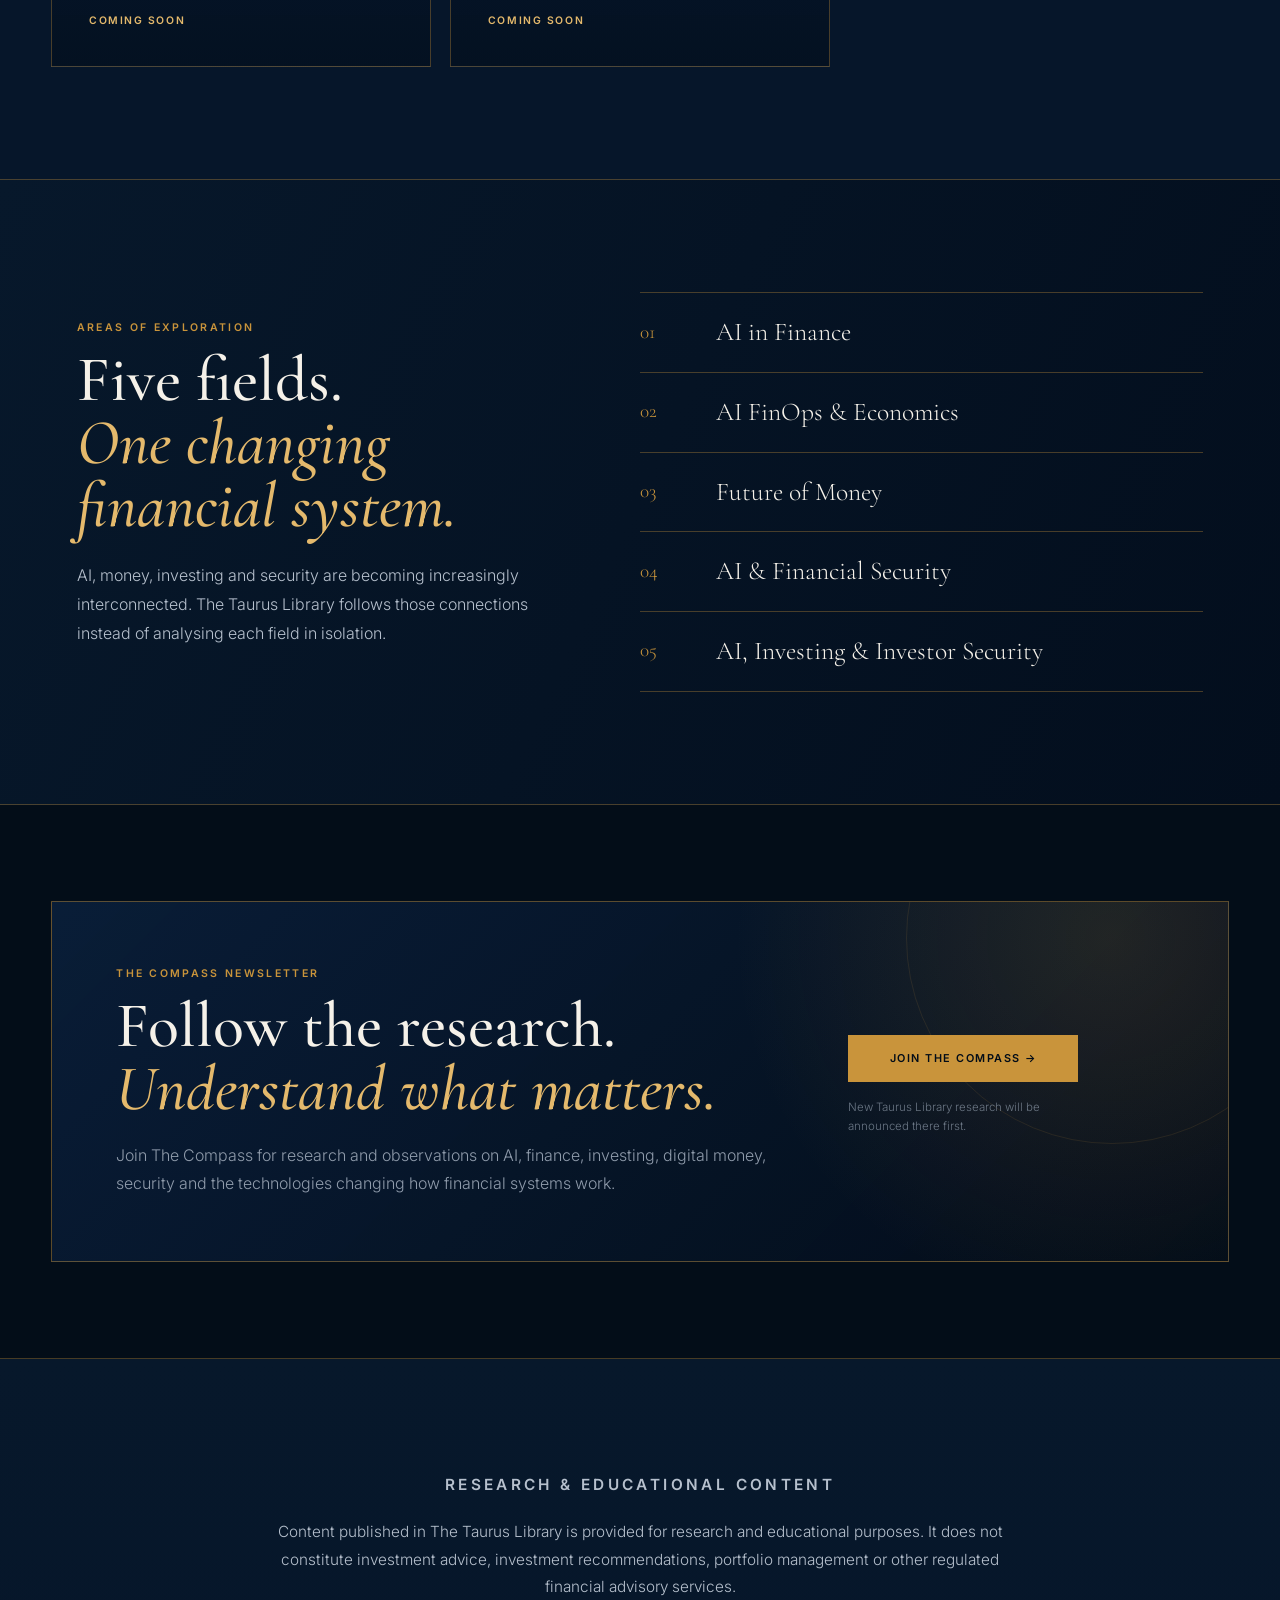
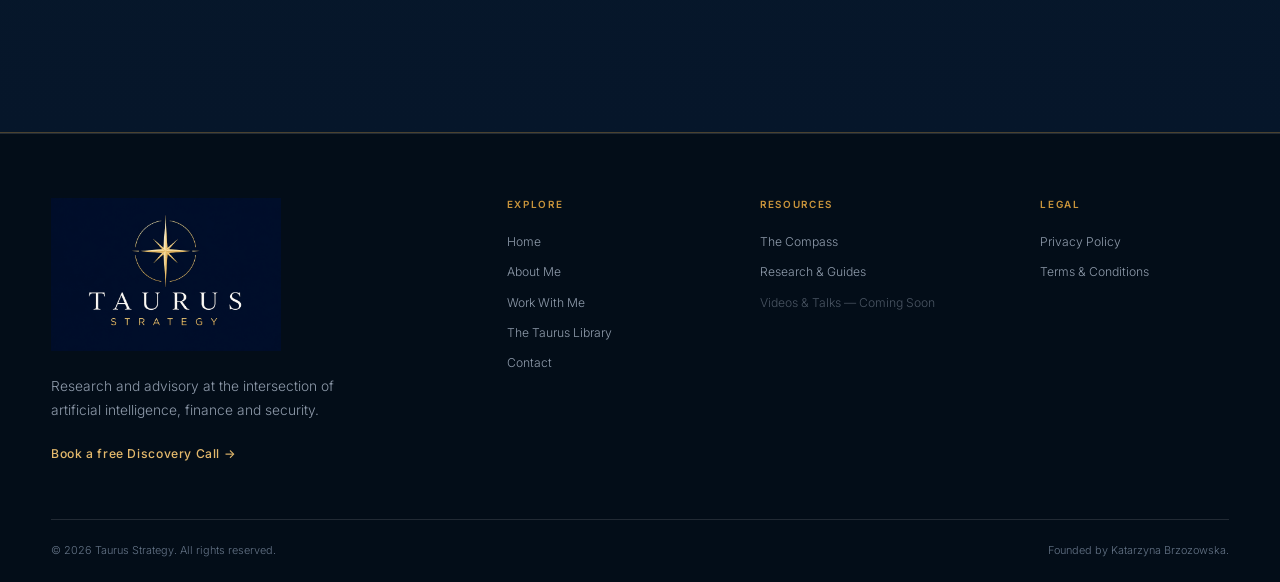
<file: library.html>
<!doctype html>
<html lang="en">

<head>
  <meta charset="utf-8">

  <meta
    name="viewport"
    content="width=device-width, initial-scale=1">

  <title>
    AI, Finance, Investing & Security Research | The Taurus Library
  </title>

  <meta
    name="description"
    content="Independent research and practical guides on AI in finance, AI FinOps, investing with AI, investor security, digital money, cybersecurity, stablecoins, tokenisation and the future of finance.">

  <meta
    name="theme-color"
    content="#06162a">

  <link
    rel="canonical"
    href="https://taurusstrategy.github.io/library.html">

  <!-- Open Graph -->
  <meta
    property="og:title"
    content="The Taurus Library | AI, Finance, Investing & Security">

  <meta
    property="og:description"
    content="Research and practical guides on AI in finance, AI FinOps, investing with AI, investor security, digital money and the future of financial systems.">

  <meta
    property="og:type"
    content="website">

  <meta
    property="og:url"
    content="https://taurusstrategy.github.io/library.html">

  <link
    rel="preconnect"
    href="https://fonts.googleapis.com">

  <link
    rel="preconnect"
    href="https://fonts.gstatic.com"
    crossorigin>

  <link
    href="https://fonts.googleapis.com/css2?family=Cormorant+Garamond:ital,wght@0,500;0,600;1,500&family=Inter:wght@300;400;500;600&display=swap"
    rel="stylesheet">

  <link
    rel="stylesheet"
    href="styles.css">

  <script
    defer
    src="script.js">
  </script>

</head>


<body class="library-page">

  <a
    class="skip-link"
    href="#main">
    Skip to content
  </a>


  <!-- =========================
       HEADER
  ========================== -->

  <header class="site-header page-header">

    <a
      class="brand"
      href="index.html"
      aria-label="Taurus Strategy home">

      <img
        src="assets/taurus-logo-horizontal.png"
        alt="Taurus Strategy">

    </a>


    <button
      class="menu-toggle"
      type="button"
      aria-expanded="false"
      aria-controls="main-nav"
      aria-label="Open navigation">

      <span></span>
      <span></span>

    </button>


    <nav
      id="main-nav"
      class="main-nav"
      aria-label="Main navigation">

      <a href="index.html#about-me">
        About Me
      </a>

      <a href="index.html#work-with-me">
        Work With Me
      </a>

      <a
        href="library.html"
        aria-current="page">
        Library
      </a>

      <a
        href="https://katarzynabrzozowska.kit.com/5793950dbb"
        target="_blank"
        rel="noopener noreferrer">
        The Compass
      </a>

      <a href="contact.html">
        Contact
      </a>

      <a
        class="button button-outline nav-cta"
        href="https://tidycal.com/katarzynabrzozowskapoland/20-minute-meeting-free"
        target="_blank"
        rel="noopener noreferrer">
        Book a Free Discovery Call
      </a>

    </nav>

  </header>


  <main id="main">


    <!-- =========================
         LIBRARY HERO
    ========================== -->

    <section class="library-hero">

      <div class="library-hero-copy reveal">

        <p class="eyebrow">
          The Taurus Library
        </p>

        <h1>
          Research for the
          <em>future of money.</em>
        </h1>

        <div class="gold-divider">
          <span></span>
        </div>

        <p class="library-hero-lead">
          Independent research, reports and practical guides exploring
          artificial intelligence, finance, investing, digital money and security.
          The goal is simple: understand what is changing, what actually matters
          and how to make better decisions in a financial system being reshaped
          by technology.
        </p>

        <a
          class="button button-outline"
          href="#resources">
          Explore the Library
        </a>

      </div>


      <div class="library-hero-image reveal">

        <img
          src="assets/library.jpg"
          alt="The Taurus Library — AI, finance, investing and security research">

        <div class="library-image-overlay"></div>

      </div>

    </section>


    <!-- =========================
         LIBRARY INTRO
    ========================== -->

    <section class="library-intro">

      <div class="library-intro-inner reveal">

        <p class="section-label">
          Research before opinion
        </p>

        <h2>
          Understand the change.
          <em>Then decide what to do with it.</em>
        </h2>

        <p>
          The Taurus Library explores the intersection of artificial intelligence,
          finance and security. We analyse emerging technologies, financial
          infrastructure, AI economics, investing and new security risks to
          understand not only what is happening, but what it could mean for
          businesses, financial institutions and individual investors.
        </p>

        <p>
          Some resources are practical guides. Others are deeper research reports,
          frameworks and scenario analyses. The Library is designed to turn complex
          technological and financial developments into knowledge you can actually use.
        </p>

      </div>

    </section>


    <!-- =========================
         RESOURCES
    ========================== -->

    <section
      class="library-resources"
      id="resources">

      <div class="section-label reveal">
        Research & Practical Guides
      </div>


      <div class="library-grid">


        <!-- RESOURCE 01 -->

        <article class="library-card reveal">

          <div class="library-card-number">
            01
          </div>

          <p class="library-card-category">
            AI FinOps
          </p>

          <h3>
            AI FinOps: A Practical Guide to Managing the Cost of AI
          </h3>

          <p>
            How to understand, measure and optimise AI costs across models,
            tokens and infrastructure — including budgets, observability,
            model selection, routing, caching and chargeback.
          </p>

          <div class="library-card-topics">

            <span>AI FinOps</span>
            <span>AI Costs</span>
            <span>Optimization</span>

          </div>

          <span class="library-status">
            Coming Soon
          </span>

        </article>


        <!-- RESOURCE 02 -->

        <article class="library-card reveal">

          <div class="library-card-number">
            02
          </div>

          <p class="library-card-category">
            AI & Finance
          </p>

          <h3>
            When AI Agents Get Access to Money
          </h3>

          <p>
            What changes when autonomous AI systems can initiate payments,
            influence financial decisions or interact with financial infrastructure?
            An exploration of identity, permissions, control and security.
          </p>

          <div class="library-card-topics">

            <span>AI Agents</span>
            <span>Payments</span>
            <span>Security</span>

          </div>

          <span class="library-status">
            Coming Soon
          </span>

        </article>


        <!-- RESOURCE 03 -->

        <article class="library-card reveal">

          <div class="library-card-number">
            03
          </div>

          <p class="library-card-category">
            Future of Money
          </p>

          <h3>
            The Future of Money 2035
          </h3>

          <p>
            A research-driven exploration of how artificial intelligence,
            blockchain, tokenisation, digital currencies and changing financial
            infrastructure could reshape money, banking and investing by 2035.
          </p>

          <div class="library-card-topics">

            <span>Digital Money</span>
            <span>Banking</span>
            <span>2035</span>

          </div>

          <span class="library-status">
            Coming Soon
          </span>

        </article>


        <!-- RESOURCE 04 -->

        <article class="library-card reveal">

          <div class="library-card-number">
            04
          </div>

          <p class="library-card-category">
            Digital Money
          </p>

          <h3>
            Stablecoins, CBDCs & Tokenised Deposits
          </h3>

          <p>
            What is the difference between emerging forms of digital money,
            who issues them, how they work and how they could change payments,
            banking and financial infrastructure?
          </p>

          <div class="library-card-topics">

            <span>Stablecoins</span>
            <span>CBDCs</span>
            <span>Tokenisation</span>

          </div>

          <span class="library-status">
            Coming Soon
          </span>

        </article>


        <!-- RESOURCE 05 -->

        <article class="library-card reveal">

          <div class="library-card-number">
            05
          </div>

          <p class="library-card-category">
            AI & Investing
          </p>

          <h3>
            How to Use AI for Investment Research
          </h3>

          <p>
            A practical framework for using AI to research companies,
            markets and financial information — while understanding where
            AI can help, where it can mislead you and what should always
            be independently verified.
          </p>

          <div class="library-card-topics">

            <span>Investing</span>
            <span>AI Research</span>
            <span>Verification</span>

          </div>

          <span class="library-status">
            Coming Soon
          </span>

        </article>


        <!-- RESOURCE 06 -->

        <article class="library-card reveal">

          <div class="library-card-number">
            06
          </div>

          <p class="library-card-category">
            Investor Security
          </p>

          <h3>
            The Investor Security Guide
          </h3>

          <p>
            A practical guide to protecting yourself from investment scams,
            fake platforms, impersonation, deepfakes, crypto fraud,
            recovery scams and AI-powered financial manipulation.
          </p>

          <div class="library-card-topics">

            <span>Scams</span>
            <span>Cybersecurity</span>
            <span>Fraud</span>

          </div>

          <span class="library-status">
            Coming Soon
          </span>

        </article>


        <!-- RESOURCE 07 -->

        <article class="library-card reveal">

          <div class="library-card-number">
            07
          </div>

          <p class="library-card-category">
            AI Security
          </p>

          <h3>
            Securing AI in Financial Services
          </h3>

          <p>
            A practical look at the security risks created by AI systems
            and agents in financial environments — from identity and permissions
            to data exposure, supply chains and autonomous actions.
          </p>

          <div class="library-card-topics">

            <span>AI Security</span>
            <span>Fintech</span>
            <span>AI Agents</span>

          </div>

          <span class="library-status">
            Coming Soon
          </span>

        </article>


        <!-- RESOURCE 08 -->

        <article class="library-card reveal">

          <div class="library-card-number">
            08
          </div>

          <p class="library-card-category">
            AI Economics
          </p>

          <h3>
            What Does AI Really Cost?
          </h3>

          <p>
            Beyond the price of a model: understanding tokens, inference,
            infrastructure, agents, observability and the hidden economics
            behind AI systems at scale.
          </p>

          <div class="library-card-topics">

            <span>AI Economics</span>
            <span>LLMs</span>
            <span>Cost</span>

          </div>

          <span class="library-status">
            Coming Soon
          </span>

        </article>


      </div>

    </section>


    <!-- =========================
         LIBRARY CATEGORIES
    ========================== -->

    <section class="library-categories">

      <div class="library-categories-copy reveal">

        <p class="eyebrow">
          Areas of Exploration
        </p>

        <h2>
          Five fields.
          <em>One changing financial system.</em>
        </h2>

        <p>
          AI, money, investing and security are becoming increasingly
          interconnected. The Taurus Library follows those connections
          instead of analysing each field in isolation.
        </p>

      </div>


      <div class="library-category-list reveal">

        <div class="library-category-item">

          <span>01</span>

          <p>
            AI in Finance
          </p>

        </div>


        <div class="library-category-item">

          <span>02</span>

          <p>
            AI FinOps & Economics
          </p>

        </div>


        <div class="library-category-item">

          <span>03</span>

          <p>
            Future of Money
          </p>

        </div>


        <div class="library-category-item">

          <span>04</span>

          <p>
            AI & Financial Security
          </p>

        </div>


        <div class="library-category-item">

          <span>05</span>

          <p>
            AI, Investing & Investor Security
          </p>

        </div>

      </div>

    </section>


    <!-- =========================
         NEWSLETTER CTA
    ========================== -->

    <section class="library-newsletter">

      <div class="library-newsletter-inner reveal">

        <div class="library-newsletter-copy">

          <p class="eyebrow">
            The Compass Newsletter
          </p>

          <h2>
            Follow the research.
            <em>Understand what matters.</em>
          </h2>

          <p>
            Join The Compass for research and observations on AI,
            finance, investing, digital money, security and the technologies
            changing how financial systems work.
          </p>

        </div>


        <div class="library-newsletter-action">

          <a
            class="button library-newsletter-button"
            href="https://katarzynabrzozowska.kit.com/5793950dbb"
            target="_blank"
            rel="noopener noreferrer">

            Join The Compass →

          </a>

          <span>
            New Taurus Library research will be announced there first.
          </span>

        </div>

      </div>

    </section>


    <!-- =========================
         EDUCATIONAL DISCLAIMER
    ========================== -->

    <section class="library-intro">

      <div class="library-intro-inner reveal">

        <p class="section-label">
          Research & Educational Content
        </p>

        <p>
          Content published in The Taurus Library is provided for research
          and educational purposes. It does not constitute investment advice,
          investment recommendations, portfolio management or other regulated
          financial advisory services.
        </p>

      </div>

    </section>


  </main>


  <!-- =========================
       FOOTER
  ========================== -->

  <footer class="site-footer">


    <div class="footer-main">


      <!-- BRAND -->

      <div class="footer-brand">

        <img
          src="assets/taurus-logo.png"
          alt="Taurus Strategy">

        <p class="footer-brand-copy">
          Research and advisory at the intersection of
          artificial intelligence, finance and security.
        </p>

        <a
          class="footer-discovery-link"
          href="https://tidycal.com/katarzynabrzozowskapoland/20-minute-meeting-free"
          target="_blank"
          rel="noopener noreferrer">

          Book a free Discovery Call →

        </a>

      </div>


      <!-- EXPLORE -->

      <div class="footer-column">

        <h3>
          Explore
        </h3>

        <a href="index.html">
          Home
        </a>

        <a href="index.html#about-me">
          About Me
        </a>

        <a href="index.html#work-with-me">
          Work With Me
        </a>

        <a href="library.html">
          The Taurus Library
        </a>

        <a href="contact.html">
          Contact
        </a>

      </div>


      <!-- RESOURCES -->

      <div class="footer-column">

        <h3>
          Resources
        </h3>

        <a
          href="https://katarzynabrzozowska.kit.com/5793950dbb"
          target="_blank"
          rel="noopener noreferrer">

          The Compass

        </a>

        <a href="library.html">
          Research & Guides
        </a>

        <span class="footer-link-disabled">
          Videos & Talks — Coming Soon
        </span>

      </div>


      <!-- LEGAL -->

      <div class="footer-column">

        <h3>
          Legal
        </h3>

        <a href="privacy-policy.html">
          Privacy Policy
        </a>

        <a href="terms-and-conditions.html">
          Terms & Conditions
        </a>

      </div>

    </div>


    <!-- BOTTOM BAR -->

    <div class="footer-bottom">

      <p>
        © 2026 Taurus Strategy. All rights reserved.
      </p>

      <p>
        Founded by Katarzyna Brzozowska.
      </p>

    </div>


  </footer>


</body>

</html>
</file>
<file: styles.css>
:root {
  --navy-950: #020c18;
  --navy-900: #06152b;
  --navy-850: #081c38;
  --navy-800: #0b2343;

  --gold: #c9943b;
  --gold-soft: #e4b96c;

  --ivory: #f5f1e9;
  --silver: #c9d0da;
  --muted: #8f9bab;

  --line: rgba(201, 148, 59, 0.34);
  --line-soft: rgba(255, 255, 255, 0.12);

  --serif: "Cormorant Garamond", Georgia, serif;
  --sans: "Inter", Arial, sans-serif;
}

* {
  box-sizing: border-box;
}

html {
  scroll-behavior: smooth;
}

body {
  margin: 0;
  background:
    radial-gradient(
      circle at 35% 12%,
      rgba(19, 52, 92, 0.32),
      transparent 34%
    ),
    linear-gradient(
      180deg,
      #071a35 0%,
      #05152b 42%,
      #020c18 100%
    );
  color: var(--silver);
  font-family: var(--sans);
  font-weight: 300;
  line-height: 1.55;
}

img {
  width: 100%;
  height: 100%;
  object-fit: cover;
  display: block;
}

a {
  color: inherit;
  text-decoration: none;
}

h1,
h2,
h3,
p {
  margin-top: 0;
}

h1,
h2,
h3 {
  font-family: var(--serif);
  font-weight: 500;
  color: var(--ivory);
}

em {
  color: var(--gold-soft);
  font-family: var(--serif);
  font-weight: 500;
}

button,
input {
  font: inherit;
}

.sr-only {
  position: absolute;
  width: 1px;
  height: 1px;
  padding: 0;
  margin: -1px;
  overflow: hidden;
  clip: rect(0, 0, 0, 0);
  white-space: nowrap;
  border: 0;
}

.skip-link {
  position: fixed;
  top: -4rem;
  left: 1rem;
  z-index: 100;
  background: var(--gold);
  color: #071321;
  padding: 0.8rem 1rem;
}

.skip-link:focus {
  top: 1rem;
}

/* =========================
   HEADER
   ========================= */

.site-header {
  position: absolute;
  top: 0;
  left: 0;
  right: 0;
  z-index: 30;
  height: 90px;
  padding: 18px 4vw;
  display: flex;
  align-items: center;
  justify-content: space-between;
}

.brand {
  display: block;
  width: 320px;
  height: 72px;
  flex-shrink: 0;
  overflow: visible;
}

.brand img {
  display: block;
  width: 100%;
  height: 100%;
  object-fit: contain;
  object-position: left center;
  transform: none;
}

.main-nav {
  display: flex;
  align-items: center;
  gap: clamp(1.2rem, 2vw, 2.3rem);
}

.main-nav a {
  font-size: 0.65rem;
  text-transform: uppercase;
  letter-spacing: 0.17em;
  font-weight: 500;
}

.main-nav a:hover {
  color: var(--gold-soft);
}

.nav-cta {
  border: 1px solid var(--gold);
  padding: 0.85rem 1.15rem;
}

.menu-toggle {
  display: none;
}

/* =========================
   HERO
   ========================= */

.hero {
  min-height: 720px;
  height: 100svh;
  max-height: 840px;

  display: grid;
  grid-template-columns: 0.92fr 1.08fr;

  background:
    radial-gradient(
      circle at 42% 35%,
      rgba(22, 55, 98, 0.28),
      transparent 37%
    ),
    linear-gradient(
      105deg,
      #071a35 0%,
      #05152c 48%,
      #020b16 100%
    );

  border-bottom: 1px solid var(--line);
  overflow: hidden;
}

.hero-copy {
  padding: 112px 4.6vw 36px;
  align-self: center;
  max-width: 700px;
  display: flex;
  flex-direction: column;
  justify-content: center;
}

.eyebrow,
.section-label {
  color: var(--gold);
  text-transform: uppercase;
  letter-spacing: 0.22em;
  font-size: 0.66rem;
  font-weight: 600;
}

.hero h1 {
  font-size: clamp(3rem, 4.3vw, 5rem);
  line-height: 0.96;
  margin: 0.8rem 0 0.7rem;
  max-width: 660px;
}

.gold-divider {
  display: flex;
  align-items: center;
  margin: 1rem 0 1.25rem;
  width: 240px;
}

.gold-divider::before,
.gold-divider::after {
  content: "";
  height: 1px;
  flex: 1;
  background: var(--gold);
}

.gold-divider span {
  width: 7px;
  height: 7px;
  background: var(--gold);
  transform: rotate(45deg);
  margin: 0 0.7rem;
}

.hero-problem,
.hero-summary {
  max-width: 590px;
  color: #b6c0cd;
  font-size: 0.92rem;
  line-height: 1.5;
  margin-bottom: 0.7rem;
}

.hero-emphasis {
  color: var(--gold-soft);
  font-weight: 500;
  margin-bottom: 0.7rem;
}

.button {
  display: inline-flex;
  width: fit-content;
  border: 1px solid var(--gold);
  padding: 0.9rem 1.25rem;
  text-transform: uppercase;
  letter-spacing: 0.14em;
  font-size: 0.68rem;
  font-weight: 600;
  margin-top: 0.45rem;
  transition: 0.25s ease;
}

.button:hover {
  background: var(--gold);
  color: var(--navy-950);
  transform: translateY(-2px);
}

.scroll-link {
  display: block;
  width: fit-content;
  margin-top: 1.1rem;
  color: var(--muted);
  font-size: 0.63rem;
  text-transform: uppercase;
  letter-spacing: 0.18em;
}

.hero-photo-wrap {
  position: relative;
  overflow: hidden;
  min-height: 720px;
  height: 100%;
  max-height: 840px;
}

.hero-photo-wrap img {
  width: 100%;
  height: 100%;
  object-fit: cover;
  object-position: center top;
  filter: saturate(0.75) contrast(1.04);
}

.photo-overlay {
  position: absolute;
  inset: 0;
  background:
    linear-gradient(
      90deg,
      rgba(5, 19, 33, 0.9) 0%,
      rgba(5, 19, 33, 0.22) 35%,
      rgba(5, 19, 33, 0.05) 70%
    ),
    linear-gradient(
      180deg,
      rgba(4, 13, 24, 0.1),
      rgba(4, 13, 24, 0.5)
    );
}

/* =========================
   SECTIONS
   ========================= */

.familiar,
.services,
.method,
.insights {
  padding: 74px 3vw;
  background: #06162a;
  border-bottom: 1px solid var(--line);
}

.section-label {
  text-align: center;
  margin-bottom: 2.2rem;
}

.familiar-grid,
.service-grid,
.insight-grid {
  max-width: 1450px;
  margin: 0 auto;
  display: grid;
  grid-template-columns: repeat(4, 1fr);
  gap: 1rem;
}

.familiar-card,
.service-card {
  border: 1px solid var(--line);
  min-height: 230px;
  padding: 2.2rem 1.6rem;
  display: flex;
  flex-direction: column;
  align-items: center;
  justify-content: center;
  text-align: center;
  background: linear-gradient(
    180deg,
    rgba(11, 35, 61, 0.65),
    rgba(5, 18, 32, 0.65)
  );
}

.familiar-card .icon,
.service-icon {
  width: 54px;
  height: 54px;
  border: 1px solid var(--gold);
  border-radius: 50%;
  display: grid;
  place-items: center;
  color: var(--gold);
  margin-bottom: 1.1rem;
  font-size: 1.3rem;
}

.familiar-card h3 {
  font-size: 1.45rem;
  margin-bottom: 0.4rem;
}

.familiar-card p {
  color: var(--muted);
  margin: 0;
}

.mirror-statement {
  text-align: center;
  padding: 3.6rem 1rem 0.5rem;
  max-width: 900px;
  margin: 0 auto;
}

.mirror-statement h2 {
  font-size: clamp(2.5rem, 4vw, 4.5rem);
  line-height: 1;
  margin-bottom: 1.3rem;
}

.mirror-statement p {
  color: #bac4cf;
}

.statement-line {
  width: 220px;
  height: 1px;
  background: var(--gold);
  margin: 1.4rem auto;
  position: relative;
}

.statement-line::after {
  content: "";
  position: absolute;
  left: 50%;
  top: -4px;
  width: 8px;
  height: 8px;
  background: var(--gold);
  transform: rotate(45deg);
}

.service-card {
  min-height: 210px;
  border-radius: 0;
}

.service-card h3 {
  text-transform: uppercase;
  letter-spacing: 0.12em;
  font-family: var(--sans);
  font-size: 0.72rem;
}

.service-card p {
  color: var(--muted);
  font-size: 0.83rem;
  max-width: 250px;
  margin: 0;
}

/* =========================
   PHILOSOPHY
   ========================= */

.philosophy {
  display: grid;
  grid-template-columns: 1fr 1fr;
  min-height: 570px;
  background: #07182b;
  border-bottom: 1px solid var(--line);
}

.philosophy-photo {
  overflow: hidden;
}

.philosophy-photo img {
  object-position: 55% 35%;
  filter: saturate(0.75) brightness(0.65);
}

.philosophy-copy {
  padding: 6vw;
  align-self: center;
}

.philosophy-copy h2 {
  font-size: clamp(3rem, 4.5vw, 5rem);
  line-height: 1;
  max-width: 700px;
}

.philosophy-copy p {
  max-width: 650px;
  color: #b4bfcb;
}

.gold-copy {
  color: var(--gold-soft) !important;
  font-family: var(--serif);
  font-size: 1.35rem;
  font-style: italic;
}

/* =========================
   METHOD
   ========================= */

.method {
  background: linear-gradient(180deg, #061423, #081a2e);
}

.method-list {
  max-width: 1450px;
  margin: 0 auto;
  list-style: none;
  padding: 0;
  display: grid;
  grid-template-columns: repeat(5, 1fr);
}

.method-list li {
  text-align: center;
  padding: 1rem;
  border-right: 1px solid var(--line);
  position: relative;
}

.method-list li:last-child {
  border-right: 0;
}

.method-list span {
  display: inline-grid;
  place-items: center;
  width: 46px;
  height: 46px;
  border: 1px solid var(--gold);
  border-radius: 50%;
  color: var(--gold);
  font-family: var(--serif);
  font-size: 1.2rem;
  margin-bottom: 0.8rem;
}

.method-list p {
  color: var(--ivory);
  font-family: var(--serif);
  font-size: 1.1rem;
  margin: 0;
}

/* =========================
   INSIGHTS
   ========================= */

.insight-card {
  border: 1px solid var(--line);
  background: #071a2e;
  padding-bottom: 1.2rem;
}

.insight-visual {
  height: 170px;
  background: #142437;
}

.articles {
  background: linear-gradient(135deg, #2a3545, #080f18);
}

.podcast {
  background: radial-gradient(
    circle at 50%,
    #3c4655 0 16%,
    #08111d 17% 100%
  );
}

.videos {
  background: linear-gradient(
    135deg,
    #d0d0ca 0 3%,
    #1b2737 4% 100%
  );
}

.frameworks {
  background: repeating-linear-gradient(
    90deg,
    #121d2a 0 12px,
    #1b2939 12px 20px
  );
}

.insight-card h3,
.insight-card p,
.insight-card a {
  margin-left: 1.1rem;
  margin-right: 1.1rem;
}

.insight-card h3 {
  text-transform: uppercase;
  letter-spacing: 0.12em;
  font-family: var(--sans);
  font-size: 0.7rem;
  margin-top: 1rem;
}

.insight-card p {
  color: var(--muted);
  font-size: 0.8rem;
  min-height: 58px;
}

.insight-card a {
  color: var(--gold);
  font-size: 0.7rem;
  text-transform: uppercase;
  letter-spacing: 0.12em;
}

/* =========================
   CTA
   ========================= */

.cta {
  display: grid;
  grid-template-columns: 1.05fr 0.95fr;
  min-height: 410px;
  background: #07182b;
  border-bottom: 1px solid var(--line);
}

.cta-copy {
  padding: 5vw;
  align-self: center;
}

.cta-copy h2 {
  font-size: clamp(2.7rem, 4vw, 4.8rem);
  line-height: 1;
}

.cta-photo {
  overflow: hidden;
}

.cta-photo img {
  object-position: 58% 32%;
  filter: saturate(0.7) brightness(0.65);
}

/* =========================
   FOOTER
   ========================= */

.site-footer {
  display: block;
  width: 100%;
  padding: 70px 4vw 24px;
  background: #030d18;
  border-top: 1px solid var(--line-soft);
}


/* =========================
   FOOTER MAIN
   ========================= */

.footer-main {
  width: 100%;
  max-width: 1450px;
  margin: 0 auto;

  display: grid;
  grid-template-columns:
    minmax(260px, 1.5fr)
    minmax(140px, 0.75fr)
    minmax(160px, 0.85fr)
    minmax(140px, 0.7fr);

  gap: clamp(2.5rem, 4vw, 5rem);
  align-items: start;
}


/* =========================
   FOOTER BRAND
   ========================= */

.footer-brand {
  width: auto;
  height: auto;

  display: flex;
  flex-direction: column;
  align-items: flex-start;

  overflow: visible;
}

.footer-brand img {
  display: block;
  width: 230px;
  max-width: 100%;
  height: auto;

  margin: 0 0 1.5rem;

  object-fit: contain;
  object-position: left top;
  transform: none;
}

.footer-brand-copy {
  max-width: 330px;
  margin: 0 0 1.4rem;

  color: var(--muted);
  font-size: 0.86rem;
  line-height: 1.7;
}

.footer-discovery-link {
  display: inline-flex;
  align-items: center;

  color: var(--gold-soft);
  font-size: 0.76rem;
  font-weight: 500;
  line-height: 1.5;
  letter-spacing: 0.05em;

  transition:
    color 0.25s ease,
    transform 0.25s ease;
}

.footer-discovery-link:hover {
  color: var(--ivory);
  transform: translateX(4px);
}


/* =========================
   FOOTER COLUMNS
   ========================= */

.footer-column {
  display: flex;
  flex-direction: column;
  align-items: flex-start;
  gap: 0.7rem;
  min-width: 0;
}

.footer-column h3 {
  margin: 0 0 0.65rem;

  color: var(--gold);
  font-family: var(--sans);
  font-size: 0.62rem;
  font-weight: 600;
  line-height: 1.4;

  text-transform: uppercase;
  letter-spacing: 0.17em;
}

.footer-column a {
  display: inline-block;

  margin: 0;
  color: var(--muted);
  font-size: 0.76rem;
  line-height: 1.55;

  transition:
    color 0.25s ease,
    transform 0.25s ease;
}

.footer-column a:hover {
  color: var(--ivory);
  transform: translateX(4px);
}

.footer-link-disabled {
  color: rgba(143, 155, 171, 0.5);
  font-size: 0.76rem;
  line-height: 1.55;
}


/* =========================
   FEATURED NEWSLETTER
   ========================= */

.footer-newsletter {
  position: relative;

  width: 100%;
  max-width: 1450px;
  margin: 5rem auto 0;
  padding: clamp(2.5rem, 5vw, 4.5rem);

  display: grid;
  grid-template-columns:
    minmax(0, 1.45fr)
    minmax(230px, 0.55fr);

  gap: clamp(2rem, 5vw, 5rem);
  align-items: center;

  overflow: hidden;

  border: 1px solid rgba(201, 148, 59, 0.44);
  background:
    radial-gradient(
      circle at 90% 10%,
      rgba(201, 148, 59, 0.16),
      transparent 34%
    ),
    linear-gradient(
      135deg,
      rgba(11, 35, 67, 0.7),
      rgba(2, 12, 24, 0.78)
    );
}

.footer-newsletter::before {
  content: "";
  position: absolute;
  top: -180px;
  right: -100px;

  width: 420px;
  height: 420px;

  border: 1px solid rgba(201, 148, 59, 0.12);
  border-radius: 50%;

  pointer-events: none;
}

.footer-newsletter-copy {
  position: relative;
  z-index: 1;
  min-width: 0;
}

.footer-newsletter-label {
  margin: 0 0 1rem;

  color: var(--gold);
  font-size: 0.64rem;
  font-weight: 600;
  line-height: 1.4;

  text-transform: uppercase;
  letter-spacing: 0.2em;
}

.footer-newsletter h2 {
  max-width: 760px;
  margin: 0 0 1.4rem;

  color: var(--ivory);
  font-family: var(--serif);
  font-size: clamp(2.8rem, 5vw, 5rem);
  font-weight: 500;
  line-height: 0.98;
}

.footer-newsletter h2 em {
  display: inline-block;
  margin-top: 0.3rem;

  color: var(--gold-soft);
  font-family: var(--serif);
  font-weight: 500;
}

.footer-newsletter-copy > p:last-child {
  max-width: 650px;
  margin: 0;

  color: var(--muted);
  font-size: 0.9rem;
  line-height: 1.7;
}


/* =========================
   NEWSLETTER ACTION
   ========================= */

.footer-newsletter-action {
  position: relative;
  z-index: 1;

  display: flex;
  flex-direction: column;
  align-items: flex-start;
  justify-content: center;

  gap: 1rem;
}

.newsletter-button {
  display: inline-flex;
  align-items: center;
  justify-content: center;

  width: auto;
  min-width: 230px;
  margin: 0;
  padding: 1rem 1.5rem;

  border: 1px solid var(--gold);
  background: transparent;
  color: var(--ivory);

  font-size: 0.7rem;
  font-weight: 600;
  line-height: 1.4;
  letter-spacing: 0.15em;
  text-align: center;
  text-transform: uppercase;

  transition:
    background 0.25s ease,
    color 0.25s ease,
    transform 0.25s ease,
    box-shadow 0.25s ease;
}

.newsletter-button:hover {
  background: var(--gold);
  color: var(--navy-950);

  transform: translateY(-3px);
  box-shadow: 0 15px 35px rgba(201, 148, 59, 0.14);
}

.footer-newsletter-action span {
  max-width: 230px;

  color: rgba(143, 155, 171, 0.7);
  font-size: 0.72rem;
  line-height: 1.6;
}


/* =========================
   FOOTER BOTTOM
   ========================= */

.footer-bottom {
  width: 100%;
  max-width: 1450px;

  margin: 3.5rem auto 0;
  padding-top: 1.4rem;

  display: flex;
  justify-content: space-between;
  align-items: center;
  gap: 2rem;

  border-top: 1px solid var(--line-soft);
}

.footer-bottom p {
  margin: 0;

  color: #657487;
  font-size: 0.68rem;
  line-height: 1.5;
}


/* =========================
   FOOTER — TABLET
   ========================= */

@media (max-width: 1000px) {
  .footer-main {
    grid-template-columns: repeat(2, minmax(0, 1fr));
    gap: 3rem;
  }

  .footer-brand {
    grid-column: 1 / -1;
  }

  .footer-brand-copy {
    max-width: 500px;
  }

  .footer-newsletter {
    grid-template-columns: 1fr;
  }

  .footer-newsletter-action {
    align-items: flex-start;
  }
}


/* =========================
   FOOTER — MOBILE
   ========================= */

@media (max-width: 650px) {
  .site-footer {
    padding: 55px 6vw 24px;
  }

  .footer-main {
    grid-template-columns: 1fr;
    gap: 2.5rem;
  }

  .footer-brand {
    grid-column: auto;
  }

  .footer-brand img {
    width: 200px;
  }

  .footer-newsletter {
    margin-top: 3.5rem;
    padding: 2.3rem 1.5rem;
  }

  .footer-newsletter h2 {
    font-size: clamp(2.6rem, 12vw, 3.8rem);
  }

  .footer-newsletter-action {
    width: 100%;
  }

  .newsletter-button {
    width: 100%;
    min-width: 0;
  }

  .footer-newsletter-action span {
    max-width: none;
  }

  .footer-bottom {
    flex-direction: column;
    align-items: flex-start;
    gap: 0.6rem;
    margin-top: 2.5rem;
  }
}

/* =========================
   REVEAL ANIMATION
   ========================= */

.reveal {
  opacity: 0;
  transform: translateY(18px);
  transition: opacity 0.7s ease, transform 0.7s ease;
}

.reveal.visible {
  opacity: 1;
  transform: none;
}

/* =========================
   RESPONSIVE
   ========================= */

@media (max-width: 1200px) {
  .brand {
    width: 255px;
    height: 62px;
  }

  .main-nav {
    gap: 1.15rem;
  }
}

@media (max-width: 1000px) {
  .main-nav {
    position: fixed;
    inset: 0 0 auto 0;
    padding: 110px 7vw 40px;
    background: rgba(3, 13, 24, 0.98);
    flex-direction: column;
    align-items: flex-start;
    transform: translateY(-110%);
    transition: 0.3s ease;
  }

  .main-nav.open {
    transform: none;
  }

  .menu-toggle {
    display: flex;
    flex-direction: column;
    gap: 6px;
    width: 44px;
    height: 44px;
    align-items: center;
    justify-content: center;
    border: 1px solid var(--line-soft);
    background: transparent;
    z-index: 31;
  }

  .menu-toggle span:not(.sr-only) {
    width: 19px;
    height: 1px;
    background: var(--silver);
  }

  .hero {
    grid-template-columns: 1fr;
    height: auto;
    min-height: auto;
    max-height: none;
  }

  .hero-copy {
    padding: 120px 6vw 64px;
    max-width: none;
  }

  .hero-photo-wrap {
    min-height: 620px;
    height: 620px;
    max-height: none;
  }

  .familiar-grid,
  .service-grid,
  .insight-grid {
    grid-template-columns: 1fr 1fr;
  }

  .philosophy,
  .cta {
    grid-template-columns: 1fr;
  }

  .philosophy-photo,
  .cta-photo {
    min-height: 520px;
  }

  .method-list {
    grid-template-columns: 1fr 1fr;
    gap: 1rem;
  }

  .method-list li {
    border-right: 0;
    border-bottom: 1px solid var(--line);
  }

}

@media (max-height: 780px) and (min-width: 1001px) {
  .site-header {
    position: absolute;
    top: 0;
    left: 0;
    right: 0;
    z-index: 30;
  
    height: 98px;
    padding: 14px 3vw;
  
    display: flex;
    align-items: center;
    justify-content: space-between;
  
    background: rgba(2, 12, 24, 0.46);
    border-bottom: 1px solid rgba(255, 255, 255, 0.055);
    backdrop-filter: blur(8px);
  }
  .brand {
    width: 245px;
    height: 58px;
  }

  .hero {
    min-height: 660px;
    max-height: 760px;
  }

  .hero-copy {
    padding-top: 94px;
    padding-bottom: 24px;
  }

  .hero h1 {
    font-size: clamp(2.8rem, 4vw, 4.55rem);
  }

  .hero-problem,
  .hero-summary {
    font-size: 0.85rem;
    line-height: 1.42;
    margin-bottom: 0.55rem;
  }

  .hero-emphasis {
    margin-bottom: 0.55rem;
  }

  .hero .button {
    padding: 0.78rem 1.05rem;
  }

  .scroll-link {
    margin-top: 0.75rem;
  }

  .hero-photo-wrap {
    min-height: 660px;
    max-height: 760px;
  }
}

@media (max-width: 650px) {
  .site-header {
    height: 80px;
    padding: 14px 5vw;
  }

  .brand {
    width: 175px;
    height: 52px;
  }

  .hero-copy {
    padding: 110px 6vw 56px;
  }

  .hero h1 {
    font-size: 3.15rem;
  }

  .hero-photo-wrap {
    min-height: 500px;
    height: 500px;
  }

  .familiar-grid,
  .service-grid,
  .insight-grid {
    grid-template-columns: 1fr;
  }

  .familiar,
  .services,
  .method,
  .insights {
    padding-left: 6vw;
    padding-right: 6vw;
  }

  .method-list {
    grid-template-columns: 1fr;
  }

}
/* ==========================
   FOUNDER
========================== */

.founder{

    display:grid;
    grid-template-columns:0.95fr 1.05fr;

    gap:5vw;

    align-items:center;

    padding:90px 6vw;

    background:#07182b;

    border-bottom:1px solid var(--line);

}

.founder-photo{

    overflow:hidden;

}

.founder-photo img{

    width:100%;

    border-radius:2px;

    filter:saturate(.85);

}

.founder-copy{

    max-width:720px;

}

.founder-copy h2{

    font-size:clamp(2.8rem,4vw,4.8rem);

    line-height:1;

    margin-bottom:1.5rem;

}

.founder-copy .lead{

    font-size:1.2rem;

    color:var(--ivory);

    margin-bottom:1.5rem;

}

.founder-copy p{

    color:#b7c2ce;

    line-height:1.8;

    margin-bottom:1.2rem;

}

.founder blockquote{

    margin:2.8rem 0;

    padding-left:2rem;

    border-left:2px solid var(--gold);

    font-family:var(--serif);

    font-size:2rem;

    line-height:1.25;

    color:var(--ivory);

}

.founder blockquote span{

    color:var(--gold-soft);

    font-style:italic;

}

.founder-tags{

    display:flex;

    flex-wrap:wrap;

    gap:12px;

    margin-top:2rem;

}

.founder-tags span{

    border:1px solid var(--line);

    padding:.7rem 1rem;

    font-size:.72rem;

    text-transform:uppercase;

    letter-spacing:.12em;

    color:var(--gold-soft);

    background:rgba(255,255,255,.02);

}

/* =========================================
   CONTACT PAGE
========================================= */

.contact-page {
  background:
    radial-gradient(
      circle at 70% 12%,
      rgba(20, 55, 96, 0.25),
      transparent 32%
    ),
    linear-gradient(
      180deg,
      #06172f 0%,
      #041225 46%,
      #020c18 100%
    );
}

.page-header {
  position: relative;
  background: rgba(2, 12, 24, 0.86);
  border-bottom: 1px solid var(--line-soft);
}


/* =========================================
   CONTACT HERO
========================================= */

.contact-hero {
  min-height: 430px;
  padding: 7rem 6vw 5rem;

  display: flex;
  align-items: center;

  background:
    radial-gradient(
      circle at 80% 30%,
      rgba(201, 148, 59, 0.1),
      transparent 28%
    ),
    linear-gradient(
      115deg,
      #071a35,
      #030e1d
    );

  border-bottom: 1px solid var(--line);
}

.contact-hero-copy {
  width: 100%;
  max-width: 1450px;
  margin: 0 auto;
}

.contact-hero h1 {
  max-width: 820px;
  margin: 0.8rem 0 1rem;

  font-size: clamp(3.5rem, 7vw, 7rem);
  line-height: 0.94;
}

.contact-hero h1 em {
  display: block;
}

.contact-hero-lead {
  max-width: 690px;
  margin: 0;

  color: #b5c0cc;
  font-size: 1rem;
  line-height: 1.75;
}


/* =========================================
   CONTACT SECTION
========================================= */

.contact-section {
  padding: 7rem 6vw;
  background: #06162a;
  border-bottom: 1px solid var(--line);
}

.contact-layout {
  width: 100%;
  max-width: 1300px;
  margin: 0 auto;

  display: grid;
  grid-template-columns:
    minmax(0, 0.85fr)
    minmax(420px, 1.15fr);

  gap: clamp(4rem, 8vw, 8rem);
  align-items: start;
}


/* =========================================
   CONTACT INTRO
========================================= */

.contact-intro h2 {
  margin: 0.8rem 0 1.5rem;

  font-size: clamp(2.8rem, 4.5vw, 4.8rem);
  line-height: 1;
}

.contact-intro > p {
  max-width: 540px;

  color: #b7c1cd;
  font-size: 0.95rem;
  line-height: 1.75;
}

.contact-option {
  display: grid;
  grid-template-columns: 48px 1fr;
  gap: 1.2rem;

  margin-top: 2rem;
  padding-top: 2rem;

  border-top: 1px solid var(--line-soft);
}

.contact-option-number {
  color: var(--gold);
  font-family: var(--serif);
  font-size: 1.25rem;
}

.contact-option h3 {
  margin: 0 0 0.35rem;

  font-family: var(--sans);
  font-size: 0.74rem;
  letter-spacing: 0.13em;
  text-transform: uppercase;
}

.contact-option p {
  max-width: 430px;
  margin: 0;

  color: var(--muted);
  font-size: 0.82rem;
  line-height: 1.65;
}


/* =========================================
   DISCOVERY BOX
========================================= */

.contact-discovery {
  margin-top: 3rem;
  padding: 2rem;

  border: 1px solid var(--line);

  background:
    linear-gradient(
      135deg,
      rgba(11, 35, 67, 0.75),
      rgba(3, 14, 29, 0.8)
    );
}

.contact-discovery-label {
  margin: 0 0 0.7rem;

  color: var(--gold);
  font-size: 0.64rem;
  font-weight: 600;
  letter-spacing: 0.17em;
  text-transform: uppercase;
}

.contact-discovery h3 {
  max-width: 430px;
  margin-bottom: 1.4rem;

  font-size: 1.8rem;
  line-height: 1.1;
}


/* =========================================
   CONTACT FORM
========================================= */

.contact-form-wrapper {
  padding: clamp(2rem, 4vw, 3.5rem);

  border: 1px solid var(--line);

  background:
    linear-gradient(
      180deg,
      rgba(10, 31, 57, 0.94),
      rgba(4, 17, 33, 0.94)
    );

  box-shadow:
    0 30px 80px rgba(0, 0, 0, 0.2);
}

.contact-form {
  display: flex;
  flex-direction: column;
  gap: 1.5rem;
}

.form-field {
  display: flex;
  flex-direction: column;
  gap: 0.65rem;
}

.form-field label {
  color: var(--ivory);
  font-size: 0.72rem;
  font-weight: 500;
  letter-spacing: 0.08em;
  text-transform: uppercase;
}

.form-field label span {
  color: var(--gold);
}

.form-field input,
.form-field select,
.form-field textarea {
  width: 100%;

  border: 1px solid rgba(255, 255, 255, 0.13);
  border-radius: 0;

  background: rgba(2, 12, 24, 0.65);
  color: var(--silver);

  font-family: var(--sans);
  font-size: 0.9rem;
  font-weight: 300;

  outline: none;

  transition:
    border-color 0.25s ease,
    background 0.25s ease,
    box-shadow 0.25s ease;
}

.form-field input,
.form-field select {
  min-height: 54px;
  padding: 0 1rem;
}

.form-field textarea {
  min-height: 190px;
  padding: 1rem;
  resize: vertical;
}

.form-field input::placeholder,
.form-field textarea::placeholder {
  color: rgba(143, 155, 171, 0.65);
}

.form-field input:focus,
.form-field select:focus,
.form-field textarea:focus {
  border-color: var(--gold);

  background: rgba(2, 12, 24, 0.9);

  box-shadow:
    0 0 0 3px rgba(201, 148, 59, 0.08);
}

.select-wrapper {
  position: relative;
}

.select-wrapper::after {
  content: "⌄";

  position: absolute;
  top: 50%;
  right: 1rem;

  color: var(--gold);

  transform: translateY(-55%);
  pointer-events: none;
}

.form-field select {
  appearance: none;
  cursor: pointer;
}

.form-field select option {
  background: var(--navy-950);
  color: var(--silver);
}


/* =========================================
   CONSENT
========================================= */

.form-consent {
  display: grid;
  grid-template-columns: 18px 1fr;
  gap: 0.8rem;
  align-items: start;
}

.form-consent input {
  width: 17px;
  height: 17px;
  margin: 0.2rem 0 0;

  accent-color: var(--gold);
}

.form-consent label {
  color: var(--muted);
  font-size: 0.72rem;
  line-height: 1.65;
}

.form-consent a {
  color: var(--gold-soft);
  text-decoration: underline;
  text-underline-offset: 3px;
}


/* =========================================
   SUBMIT
========================================= */

.contact-submit {
  justify-content: center;

  width: 100%;
  margin-top: 0.5rem;

  border: 1px solid var(--gold);
  background: var(--gold);
  color: var(--navy-950);

  cursor: pointer;
}

.contact-submit:hover {
  background: var(--gold-soft);
  border-color: var(--gold-soft);
}

.form-note {
  margin: 0;

  color: rgba(143, 155, 171, 0.7);
  font-size: 0.7rem;
  line-height: 1.5;
  text-align: center;
}


/* =========================================
   CONTACT RESPONSIVE
========================================= */

@media (max-width: 1000px) {
  .contact-layout {
    grid-template-columns: 1fr;
  }

  .contact-intro {
    max-width: 700px;
  }

  .contact-form-wrapper {
    max-width: 760px;
  }
}

@media (max-width: 650px) {
  .contact-hero {
    min-height: 380px;
    padding:
      5.5rem
      6vw
      4rem;
  }

  .contact-hero h1 {
    font-size: clamp(3.3rem, 16vw, 5rem);
  }

  .contact-section {
    padding: 5rem 6vw;
  }

  .contact-layout {
    gap: 3.5rem;
  }

  .contact-form-wrapper {
    padding: 1.5rem;
  }

  .contact-discovery {
    padding: 1.5rem;
  }
}

/* =========================================
   LIBRARY PAGE
========================================= */

.library-page {
  background:
    radial-gradient(
      circle at 70% 10%,
      rgba(20, 55, 96, 0.22),
      transparent 34%
    ),
    linear-gradient(
      180deg,
      #06172f 0%,
      #041225 48%,
      #020c18 100%
    );
}


/* =========================================
   LIBRARY HERO
========================================= */

.library-hero {
  min-height: 690px;

  display: grid;
  grid-template-columns: 1fr 1fr;

  background:
    radial-gradient(
      circle at 25% 35%,
      rgba(20, 55, 96, 0.3),
      transparent 38%
    ),
    linear-gradient(
      110deg,
      #071a35,
      #030e1d
    );

  border-bottom: 1px solid var(--line);
  overflow: hidden;
}

.library-hero-copy {
  max-width: 760px;
  padding: 8rem 6vw 6rem;
  align-self: center;
}

.library-hero h1 {
  max-width: 780px;
  margin: 0.8rem 0 1rem;

  font-size: clamp(3.8rem, 6vw, 7rem);
  line-height: 0.93;
}

.library-hero h1 em {
  display: block;
}

.library-hero-lead {
  max-width: 650px;
  margin-bottom: 1.8rem;

  color: #b6c0cd;
  font-size: 1rem;
  line-height: 1.75;
}

.library-hero-image {
  position: relative;
  min-height: 690px;
  overflow: hidden;
}

.library-hero-image img {
  width: 100%;
  height: 100%;
  object-fit: cover;
  object-position: center;
}

.library-image-overlay {
  position: absolute;
  inset: 0;

  background:
    linear-gradient(
      90deg,
      rgba(4, 17, 33, 0.9) 0%,
      rgba(4, 17, 33, 0.2) 42%,
      rgba(4, 17, 33, 0.08) 100%
    ),
    linear-gradient(
      180deg,
      rgba(2, 12, 24, 0.08),
      rgba(2, 12, 24, 0.48)
    );
}


/* =========================================
   LIBRARY INTRO
========================================= */

.library-intro {
  padding: 7rem 6vw;

  background:
    linear-gradient(
      180deg,
      #07182b,
      #06162a
    );

  border-bottom: 1px solid var(--line);
}

.library-intro-inner {
  max-width: 950px;
  margin: 0 auto;
  text-align: center;
}

.library-intro h2 {
  margin: 0 0 1.7rem;

  font-size: clamp(3rem, 5vw, 5.5rem);
  line-height: 0.98;
}

.library-intro p {
  max-width: 780px;
  margin: 0 auto 1.2rem;

  color: #b6c0cd;
  font-size: 0.96rem;
  line-height: 1.8;
}


/* =========================================
   RESOURCE GRID
========================================= */

.library-resources {
  padding: 7rem 4vw;

  background: #06162a;
  border-bottom: 1px solid var(--line);
}

.library-grid {
  max-width: 1450px;
  margin: 0 auto;

  display: grid;
  grid-template-columns: repeat(3, minmax(0, 1fr));

  gap: 1.2rem;
}

.library-card {
  position: relative;

  min-height: 430px;
  padding: 2.3rem;

  display: flex;
  flex-direction: column;
  align-items: flex-start;

  border: 1px solid var(--line);

  background:
    radial-gradient(
      circle at 100% 0%,
      rgba(201, 148, 59, 0.09),
      transparent 38%
    ),
    linear-gradient(
      180deg,
      rgba(10, 31, 57, 0.92),
      rgba(4, 17, 33, 0.94)
    );

  transition:
    transform 0.3s ease,
    border-color 0.3s ease,
    box-shadow 0.3s ease;
}

.library-card:hover {
  transform: translateY(-7px);
  border-color: rgba(228, 185, 108, 0.62);

  box-shadow:
    0 24px 55px rgba(0, 0, 0, 0.2);
}

.library-card-number {
  margin-bottom: 2.6rem;

  color: rgba(228, 185, 108, 0.42);
  font-family: var(--serif);
  font-size: 2.6rem;
  line-height: 1;
}

.library-card-category {
  margin-bottom: 0.8rem;

  color: var(--gold);
  font-size: 0.62rem;
  font-weight: 600;
  line-height: 1.4;

  letter-spacing: 0.17em;
  text-transform: uppercase;
}

.library-card h3 {
  margin-bottom: 1rem;

  font-size: 2rem;
  line-height: 1.05;
}

.library-card > p:not(.library-card-category) {
  margin-bottom: 1.5rem;

  color: var(--muted);
  font-size: 0.84rem;
  line-height: 1.75;
}

.library-card-topics {
  display: flex;
  flex-wrap: wrap;
  gap: 0.5rem;

  margin-bottom: 2rem;
}

.library-card-topics span {
  padding: 0.45rem 0.65rem;

  border: 1px solid var(--line-soft);

  color: rgba(201, 208, 218, 0.72);
  font-size: 0.58rem;
  letter-spacing: 0.1em;
  text-transform: uppercase;
}

.library-status {
  margin-top: auto;
  padding-top: 1.2rem;

  color: var(--gold-soft);
  font-size: 0.65rem;
  font-weight: 600;
  letter-spacing: 0.15em;
  text-transform: uppercase;
}


/* =========================================
   LIBRARY CATEGORIES
========================================= */

.library-categories {
  padding: 7rem 6vw;

  display: grid;
  grid-template-columns:
    minmax(0, 0.9fr)
    minmax(450px, 1.1fr);

  gap: clamp(4rem, 8vw, 9rem);

  background:
    linear-gradient(
      115deg,
      #07182b,
      #030e1d
    );

  border-bottom: 1px solid var(--line);
}

.library-categories-copy {
  max-width: 650px;
  align-self: center;
}

.library-categories-copy h2 {
  margin: 0.8rem 0 1.5rem;

  font-size: clamp(3rem, 5vw, 5.5rem);
  line-height: 0.98;
}

.library-categories-copy h2 em {
  display: block;
}

.library-categories-copy > p:last-child {
  color: #b6c0cd;
  line-height: 1.8;
}

.library-category-list {
  border-top: 1px solid var(--line);
}

.library-category-item {
  display: grid;
  grid-template-columns: 55px 1fr;
  gap: 1.3rem;
  align-items: center;

  padding: 1.5rem 0;

  border-bottom: 1px solid var(--line);
}

.library-category-item span {
  color: var(--gold);
  font-family: var(--serif);
  font-size: 1.2rem;
}

.library-category-item p {
  margin: 0;

  color: var(--ivory);
  font-family: var(--serif);
  font-size: clamp(1.35rem, 2vw, 1.8rem);
  line-height: 1.2;
}


/* =========================================
   LIBRARY NEWSLETTER
========================================= */

.library-newsletter {
  padding: 6rem 4vw;

  background: #030d18;
  border-bottom: 1px solid var(--line);
}

.library-newsletter-inner {
  position: relative;

  max-width: 1450px;
  margin: 0 auto;
  padding: clamp(2.5rem, 5vw, 5rem);

  display: grid;
  grid-template-columns:
    minmax(0, 1.35fr)
    minmax(240px, 0.65fr);

  gap: clamp(3rem, 6vw, 6rem);
  align-items: center;

  overflow: hidden;

  border: 1px solid rgba(201, 148, 59, 0.44);

  background:
    radial-gradient(
      circle at 90% 10%,
      rgba(201, 148, 59, 0.15),
      transparent 34%
    ),
    linear-gradient(
      135deg,
      rgba(11, 35, 67, 0.72),
      rgba(2, 12, 24, 0.84)
    );
}

.library-newsletter-inner::before {
  content: "";

  position: absolute;
  top: -170px;
  right: -90px;

  width: 410px;
  height: 410px;

  border: 1px solid rgba(201, 148, 59, 0.12);
  border-radius: 50%;

  pointer-events: none;
}

.library-newsletter-copy,
.library-newsletter-action {
  position: relative;
  z-index: 1;
}

.library-newsletter-copy h2 {
  margin: 0.8rem 0 1.3rem;

  font-size: clamp(3rem, 5vw, 5.4rem);
  line-height: 0.98;
}

.library-newsletter-copy h2 em {
  display: block;
}

.library-newsletter-copy > p:last-child {
  max-width: 680px;
  margin: 0;

  color: var(--muted);
  line-height: 1.75;
}

.library-newsletter-action {
  display: flex;
  flex-direction: column;
  align-items: flex-start;
  gap: 1rem;
}

.library-newsletter-button {
  min-width: 230px;
  justify-content: center;

  background: var(--gold);
  color: var(--navy-950);
}

.library-newsletter-button:hover {
  background: var(--gold-soft);
}

.library-newsletter-action span {
  max-width: 250px;

  color: rgba(143, 155, 171, 0.72);
  font-size: 0.72rem;
  line-height: 1.6;
}


/* =========================================
   LIBRARY RESPONSIVE
========================================= */

@media (max-width: 1100px) {
  .library-grid {
    grid-template-columns: repeat(2, minmax(0, 1fr));
  }

  .library-categories {
    grid-template-columns: 1fr;
  }

  .library-categories-copy {
    max-width: 760px;
  }

  .library-newsletter-inner {
    grid-template-columns: 1fr;
  }
}

@media (max-width: 1000px) {
  .library-hero {
    grid-template-columns: 1fr;
  }

  .library-hero-copy {
    max-width: none;
    padding: 7rem 6vw 5rem;
  }

  .library-hero-image {
    min-height: 560px;
  }

  .library-image-overlay {
    background:
      linear-gradient(
        180deg,
        rgba(4, 17, 33, 0.65),
        rgba(4, 17, 33, 0.12) 30%,
        rgba(4, 17, 33, 0.5)
      );
  }
}

@media (max-width: 700px) {
  .library-grid {
    grid-template-columns: 1fr;
  }

  .library-card {
    min-height: 390px;
  }
}

@media (max-width: 650px) {
  .library-hero {
    min-height: auto;
  }

  .library-hero-copy {
    padding: 6rem 6vw 4.5rem;
  }

  .library-hero h1 {
    font-size: clamp(3.5rem, 16vw, 5.2rem);
  }

  .library-hero-image {
    min-height: 430px;
  }

  .library-intro,
  .library-categories {
    padding: 5rem 6vw;
  }

  .library-resources {
    padding: 5rem 6vw;
  }

  .library-card {
    padding: 1.8rem;
  }

  .library-card-number {
    margin-bottom: 2rem;
  }

  .library-categories {
    gap: 3.5rem;
  }

  .library-category-item {
    grid-template-columns: 42px 1fr;
  }

  .library-newsletter {
    padding: 4rem 6vw;
  }

  .library-newsletter-inner {
    padding: 2.2rem 1.5rem;
  }

  .library-newsletter-action {
    width: 100%;
  }

  .library-newsletter-button {
    width: 100%;
    min-width: 0;
  }
}

/* ==================================================
   INSIGHTS — PREMIUM COVERS
   Add at the very end of styles.css
================================================== */

.insights .section-title {
  width: 100%;
  max-width: 1450px;
  margin: 0 auto 1.4rem;

  font-size: clamp(2.8rem, 4vw, 4.8rem);
  line-height: 1;
}

.insights .section-intro {
  width: 100%;
  max-width: 1450px;
  margin: 0 auto 2.8rem;

  color: #b6c0cd;
  font-size: 0.95rem;
  line-height: 1.75;
}


/* CARD */

.insight-card {
  min-width: 0;
  padding-bottom: 0;
  overflow: hidden;

  display: flex;
  flex-direction: column;

  border: 1px solid var(--line);

  background:
    linear-gradient(
      180deg,
      rgba(8, 28, 56, 0.96),
      rgba(4, 17, 33, 0.98)
    );

  transition:
    transform 0.35s ease,
    border-color 0.35s ease,
    box-shadow 0.35s ease;
}

.insight-card:hover {
  transform: translateY(-6px);
  border-color: rgba(228, 185, 108, 0.58);

  box-shadow:
    0 24px 60px rgba(0, 0, 0, 0.22);
}


/* PREMIUM COVER */

.insight-cover {
  position: relative;

  width: 100%;
  height: 220px;
  padding: 1.7rem;

  display: flex;
  align-items: flex-end;

  overflow: hidden;

  border-bottom: 1px solid rgba(201, 148, 59, 0.28);

  background:
    radial-gradient(
      circle at 90% 5%,
      rgba(228, 185, 108, 0.13),
      transparent 40%
    ),
    linear-gradient(
      145deg,
      #102847,
      #07182d 65%,
      #03101e
    );
}

.insight-cover::before {
  content: "";

  position: absolute;
  top: -125px;
  right: -115px;

  width: 320px;
  height: 320px;

  border: 1px solid rgba(228, 185, 108, 0.1);
  border-radius: 50%;

  transition:
    transform 0.5s ease,
    border-color 0.5s ease;
}

.insight-cover::after {
  content: "";

  position: absolute;
  right: 1.7rem;
  bottom: 1.35rem;
  left: 1.7rem;

  height: 1px;

  background:
    linear-gradient(
      90deg,
      var(--gold),
      rgba(201, 148, 59, 0.08)
    );

  opacity: 0.5;
}

.insight-card:hover .insight-cover::before {
  transform: scale(1.08);
  border-color: rgba(228, 185, 108, 0.2);
}


/* SUBTLE DIFFERENCES BETWEEN COVERS */

.insight-cover-compass {
  background:
    radial-gradient(
      circle at 88% 8%,
      rgba(228, 185, 108, 0.16),
      transparent 40%
    ),
    linear-gradient(
      145deg,
      #122c4d,
      #07182d 62%,
      #03101e
    );
}

.insight-cover-library {
  background:
    radial-gradient(
      circle at 88% 8%,
      rgba(228, 185, 108, 0.12),
      transparent 40%
    ),
    linear-gradient(
      145deg,
      #152b42,
      #0a1c30 62%,
      #04101d
    );
}

.insight-cover-advisory {
  background:
    radial-gradient(
      circle at 88% 8%,
      rgba(228, 185, 108, 0.14),
      transparent 40%
    ),
    linear-gradient(
      145deg,
      #112642,
      #09182c 62%,
      #04101e
    );
}

.insight-cover-videos {
  background:
    radial-gradient(
      circle at 88% 8%,
      rgba(228, 185, 108, 0.1),
      transparent 40%
    ),
    linear-gradient(
      145deg,
      #16283b,
      #0a1828 62%,
      #030e1a
    );
}


/* COVER NUMBER */

.insight-number {
  position: absolute;
  top: 1.35rem;
  left: 1.55rem;

  color: rgba(228, 185, 108, 0.15);
  font-family: var(--serif);
  font-size: 4.6rem;
  font-weight: 500;
  line-height: 1;
}


/* COVER CONTENT */

.insight-cover-content {
  position: relative;
  z-index: 2;

  width: 100%;
  padding-bottom: 1.35rem;
}

.insight-cover-symbol {
  display: block;
  margin-bottom: 0.65rem;

  color: var(--gold-soft);
  font-family: var(--serif);
  font-size: 1.2rem;
  line-height: 1;
}

.insight-cover h4 {
  margin: 0;

  color: var(--ivory);
  font-family: var(--sans);
  font-size: 0.68rem;
  font-weight: 600;
  line-height: 1.4;

  letter-spacing: 0.18em;
  text-transform: uppercase;
}

/*
  This overrides the existing broad rule:
  .insight-card p { ... }
*/

.insight-card .insight-cover p {
  min-height: 0;
  margin: 0.55rem 0 0;

  color: var(--gold-soft);
  font-family: var(--serif);
  font-size: 1.7rem;
  font-style: italic;
  line-height: 1.05;
}


/* TEXT AREA UNDER THE COVER */

.insight-card-content {
  flex: 1;

  display: flex;
  flex-direction: column;

  padding: 1.6rem 1.4rem 1.5rem;
}

.insight-card-content h3 {
  margin: 0 0 0.9rem;

  color: var(--ivory);
  font-family: var(--sans);
  font-size: 0.7rem;
  font-weight: 600;
  line-height: 1.4;

  letter-spacing: 0.14em;
  text-transform: uppercase;
}

.insight-card-content > p {
  min-height: 96px;
  margin: 0 0 1.4rem;

  color: var(--muted);
  font-size: 0.8rem;
  line-height: 1.75;
}

.insight-card-content a {
  width: fit-content;
  margin: auto 0 0;

  color: var(--gold);
  font-size: 0.67rem;
  font-weight: 500;
  line-height: 1.5;

  letter-spacing: 0.13em;
  text-transform: uppercase;

  transition:
    color 0.25s ease,
    transform 0.25s ease;
}

.insight-card-content a:hover {
  color: var(--gold-soft);
  transform: translateX(4px);
}

.insight-card-content .coming-soon {
  width: fit-content;
  margin-top: auto;

  color: rgba(228, 185, 108, 0.65);
  font-size: 0.67rem;
  font-weight: 500;
  line-height: 1.5;

  letter-spacing: 0.13em;
  text-transform: uppercase;
}


/* INSIGHTS RESPONSIVE */

@media (max-width: 1100px) {
  .insight-card-content > p {
    min-height: 74px;
  }
}

@media (max-width: 650px) {
  .insight-cover {
    height: 215px;
  }

  .insight-card-content > p {
    min-height: 0;
  }
}

/* ==================================================
   FOOTER NEWSLETTER — CORRECT TOP POSITION
================================================== */

.site-footer {
  padding-top: 4rem;
}

.footer-newsletter {
  margin: 0 auto 4.5rem;
}

.footer-main {
  position: relative;
  z-index: 1;
}

@media (max-width: 650px) {
  .site-footer {
    padding-top: 2.5rem;
  }

  .footer-newsletter {
    margin: 0 auto 3.5rem;
  }
}
</file>
